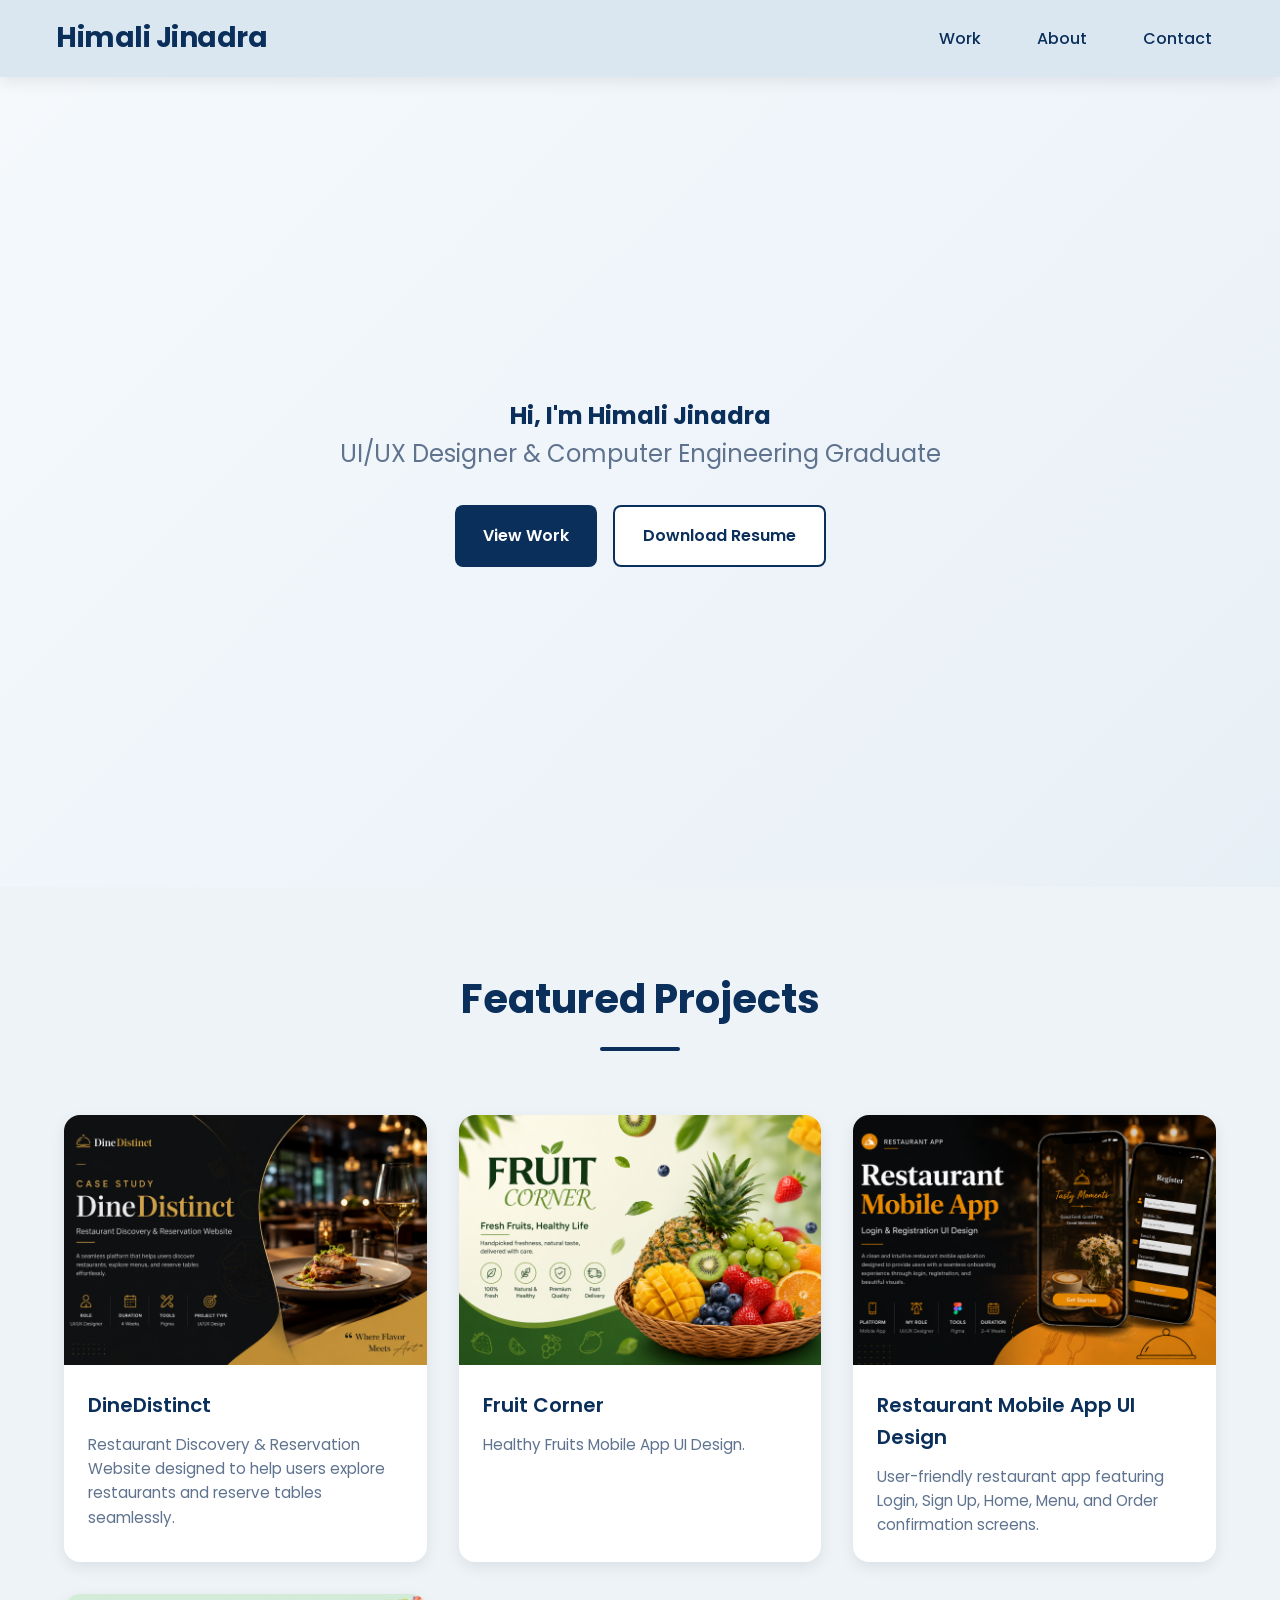
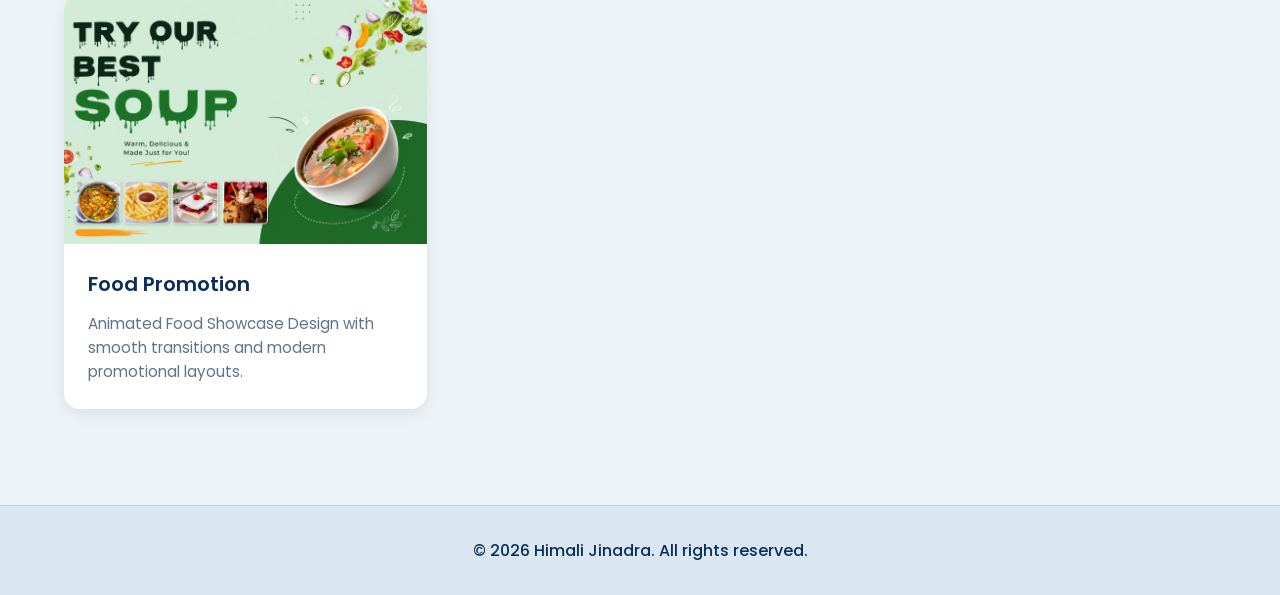
<file: index.html>
<!DOCTYPE html>
<html lang="en">
<head>
    <!-- Meta Tags for Responsive Design -->
    <meta charset="UTF-8">
    <meta name="viewport" content="width=device-width, initial-scale=1.0">
    <meta name="description" content="Himali Jinadra - UI/UX Designer Portfolio">
    <meta name="theme-color" content="#0b2f5b">
    
    <title>Himali Jinadra Portfolio</title>
    
    <!-- Google Fonts -->
    <link href="https://fonts.googleapis.com/css2?family=Poppins:wght@300;400;500;600;700&display=swap" rel="stylesheet">
    
    <!-- Main Stylesheet -->
    <link rel="stylesheet" href="style.css">
</head>
<body>
    <!-- Navigation Bar -->
    <nav class="navbar">
        <div class="nav-container">
            <!-- Logo -->
            <a href="index.html" class="logo">Himali Jinadra</a>
            
            <!-- Hamburger Menu Button -->
            <button class="hamburger" id="hamburger" aria-label="Toggle navigation menu">
                <span></span>
                <span></span>
                <span></span>
            </button>
            
            <!-- Navigation Links -->
            <div class="nav-menu" id="navMenu">
                <a href="index.html" class="nav-link">Work</a>
                <a href="about.html" class="nav-link">About</a>
                <a href="contact.html" class="nav-link">Contact</a>
            </div>
        </div>
    </nav>

    <!-- Hero Section -->
    <section class="hero">
        <div class="hero-content">
            <h1>Hi, I'm Himali Jinadra</h1>
            <p class="hero-subtitle">UI/UX Designer & Computer Engineering Graduate</p>
            
            <div class="hero-buttons">
                <a class="btn btn-primary" href="#projects">View Work</a>
                <a class="btn btn-secondary" href="pdf/himali-resume.pdf" download>
                    Download Resume
                </a>
            </div>
        </div>
    </section>

    <!-- Featured Projects Section -->
    <section class="container" id="projects">
        <h2 class="section-title">Featured Projects</h2>
        <div class="projects-grid">
            <!-- Project Card 1: DineDistinct -->
            <a href="dinedistinct.html" class="card" loading="lazy">
                <div class="card-image">
                    <img src="image/dinedistinct-cover.png" alt="DineDistinct">
                </div>
                <div class="card-content">
                    <h3>DineDistinct</h3>
                    <p>
                        Restaurant Discovery & Reservation Website designed to help users explore restaurants and reserve tables seamlessly.
                    </p>
                </div>
            </a>

            <!-- Project Card 2: Fruit Corner -->
            <a href="fruit.html" class="card" loading="lazy">
                <div class="card-image">
                    <img src="image/fruit-cover.png" alt="Fruit Corner">
                </div>
                <div class="card-content">
                    <h3>Fruit Corner</h3>
                    <p>Healthy Fruits Mobile App UI Design.</p>
                </div>
            </a>

            <!-- Project Card 3: Restaurant App -->
            <a href="Restaurant.html" class="card" loading="lazy">
                <div class="card-image">
                    <img src="image/app-cover.png" alt="Restaurant App">
                </div>
                <div class="card-content">
                    <h3>Restaurant Mobile App UI Design</h3>
                    <p>User-friendly restaurant app featuring Login, Sign Up, Home, Menu, and Order confirmation screens.</p>
                </div>
            </a>

            <!-- Project Card 4: Food Promotion -->
            <a href="food.html" class="card" loading="lazy">
                <div class="card-image">
                    <img src="image/foods-cover.png" alt="Food Promotion">
                </div>
                <div class="card-content">
                    <h3>Food Promotion</h3>
                    <p>Animated Food Showcase Design with smooth transitions and modern promotional layouts.</p>
                </div>
            </a>
        </div>
    </section>

    <!-- Footer -->
    <footer class="footer">
        <p>&copy; 2026 Himali Jinadra. All rights reserved.</p>
    </footer>

    <!-- Mobile Menu Toggle Script -->
    <script>
        const hamburger = document.getElementById('hamburger');
        const navMenu = document.getElementById('navMenu');

        // Toggle menu on hamburger click
        hamburger.addEventListener('click', () => {
            navMenu.classList.toggle('active');
            hamburger.classList.toggle('active');
        });

        // Close menu when a link is clicked
        document.querySelectorAll('.nav-link').forEach(link => {
            link.addEventListener('click', () => {
                navMenu.classList.remove('active');
                hamburger.classList.remove('active');
            });
        });

        // Close menu when clicking outside
        document.addEventListener('click', (e) => {
            if (!e.target.closest('.nav-container')) {
                navMenu.classList.remove('active');
                hamburger.classList.remove('active');
            }
        });
    </script>
</body>
</html>
</file>
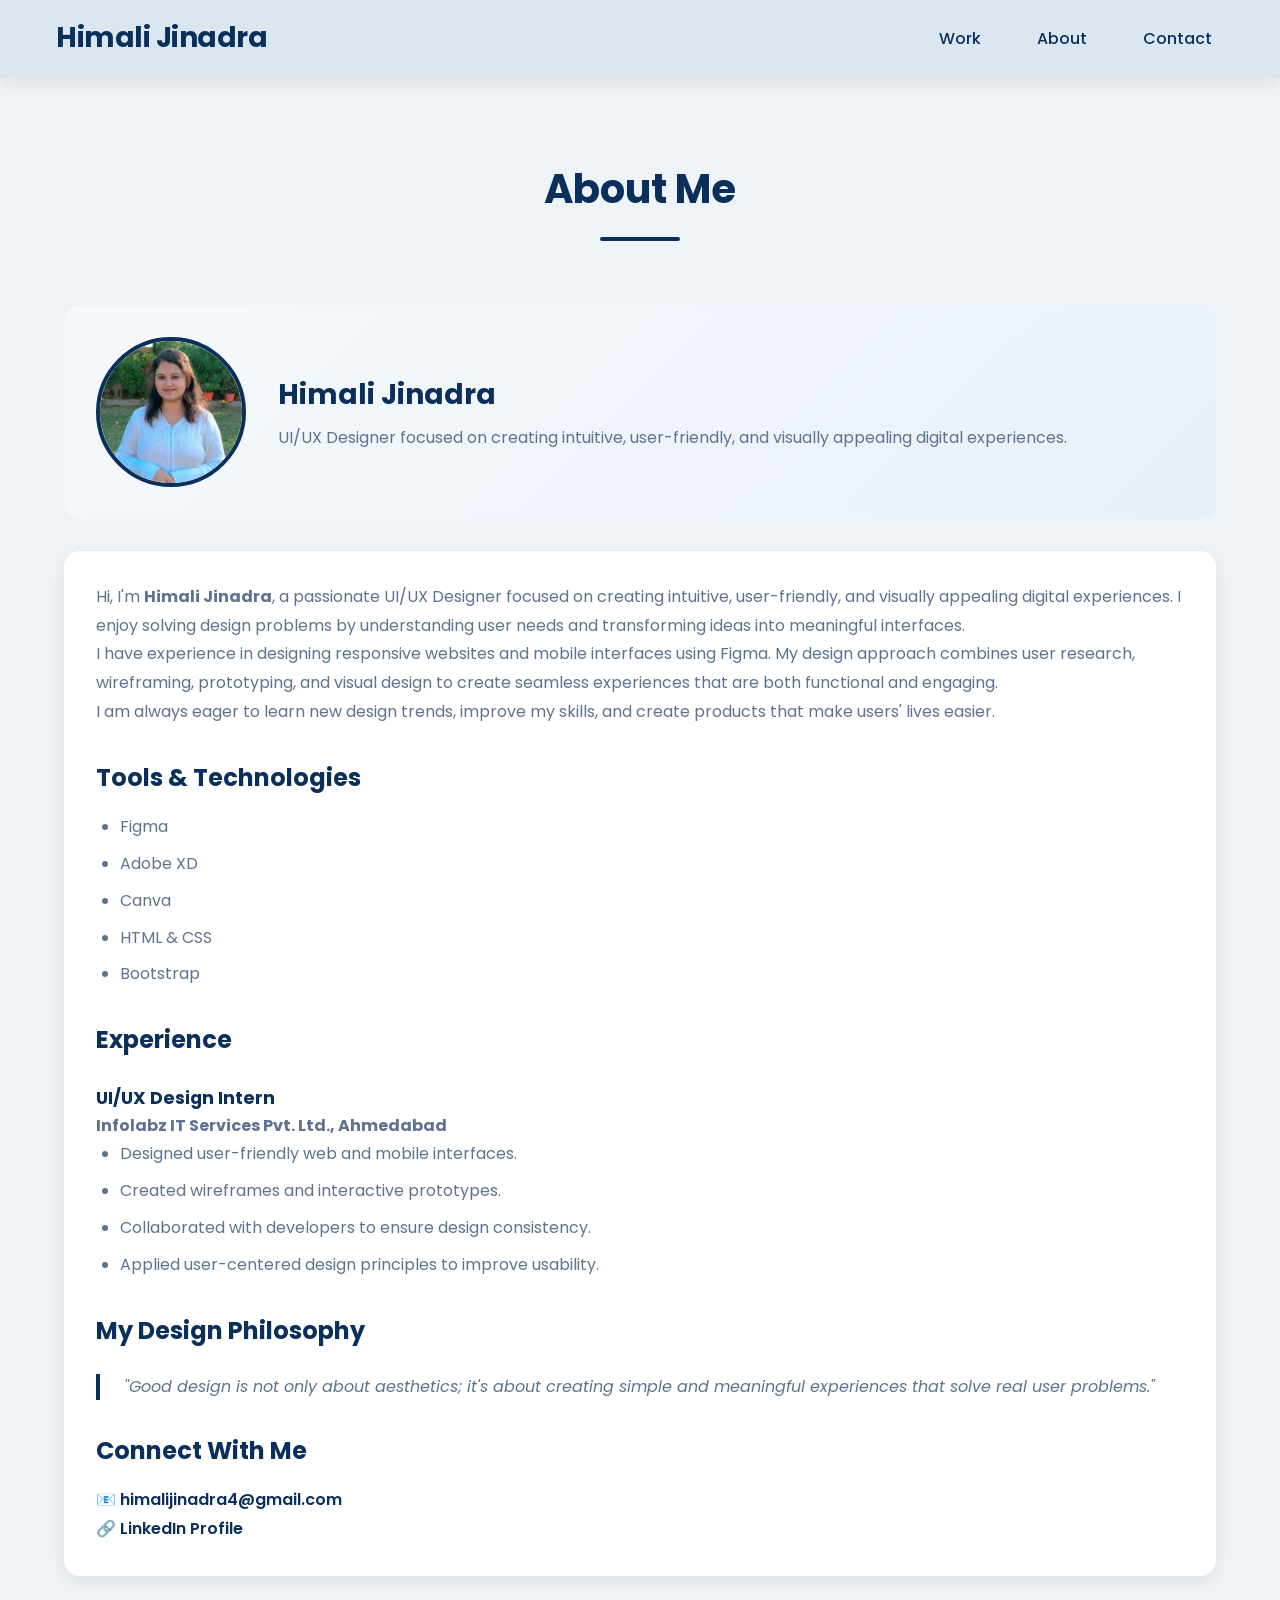
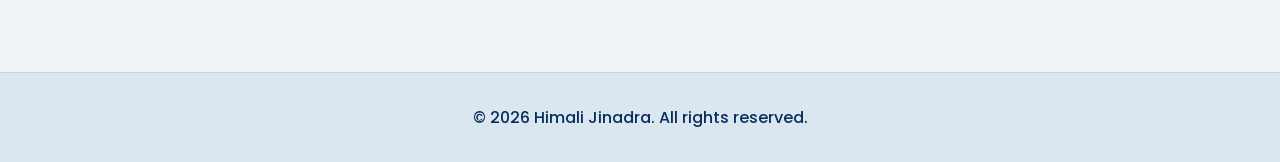
<file: about.html>
<!DOCTYPE html>
<html lang="en">
<head>
    <!-- Meta Tags for Responsive Design -->
    <meta charset="UTF-8">
    <meta name="viewport" content="width=device-width, initial-scale=1.0">
    <meta name="description" content="About Himali Jinadra - UI/UX Designer">
    
    <title>About - Himali Jinadra</title>
    
    <!-- Google Fonts -->
    <link href="https://fonts.googleapis.com/css2?family=Poppins:wght@300;400;500;600;700&display=swap" rel="stylesheet">
    
    <!-- Main Stylesheet -->
    <link rel="stylesheet" href="style.css">
</head>
<body>
    <!-- Navigation Bar -->
    <nav class="navbar">
        <div class="nav-container">
            <!-- Logo -->
            <a href="index.html" class="logo">Himali Jinadra</a>
            
            <!-- Hamburger Menu Button -->
            <button class="hamburger" id="hamburger" aria-label="Toggle navigation menu">
                <span></span>
                <span></span>
                <span></span>
            </button>
            
            <!-- Navigation Links -->
            <div class="nav-menu" id="navMenu">
                <a href="index.html" class="nav-link">Work</a>
                <a href="about.html" class="nav-link">About</a>
                <a href="contact.html" class="nav-link">Contact</a>
            </div>
        </div>
    </nav>

    <!-- About Section -->
    <section class="container">
        <h1 class="section-title">About Me</h1>
        
        <!-- Profile Section -->
        <div class="profile-section">
            <img src="image/me.jpeg" alt="Himali Jinadra" class="profile-photo">
            
            <div class="profile-content">
                <h2>Himali Jinadra</h2>
                <p>
                    UI/UX Designer focused on creating intuitive, user-friendly, and visually appealing digital experiences.
                </p>
            </div>
        </div>

        <!-- About Box -->
        <div class="about-box">
            <p>
                Hi, I'm <strong>Himali Jinadra</strong>, a passionate UI/UX Designer focused on creating intuitive, user-friendly, and visually appealing digital experiences. I enjoy solving design problems by understanding user needs and transforming ideas into meaningful interfaces.
            </p>

            <p>
                I have experience in designing responsive websites and mobile interfaces using Figma. My design approach combines user research, wireframing, prototyping, and visual design to create seamless experiences that are both functional and engaging.
            </p>

            <p>
                I am always eager to learn new design trends, improve my skills, and create products that make users' lives easier.
            </p>

            <!-- Tools & Technologies Section -->
            <h2>Tools & Technologies</h2>
            <ul>
                <li>Figma</li>
                <li>Adobe XD</li>
                <li>Canva</li>
                <li>HTML & CSS</li>
                <li>Bootstrap</li>
            </ul>

            <!-- Experience Section -->
            <h2>Experience</h2>
            <h3>UI/UX Design Intern</h3>
            <p><strong>Infolabz IT Services Pvt. Ltd., Ahmedabad</strong></p>
            <ul>
                <li>Designed user-friendly web and mobile interfaces.</li>
                <li>Created wireframes and interactive prototypes.</li>
                <li>Collaborated with developers to ensure design consistency.</li>
                <li>Applied user-centered design principles to improve usability.</li>
            </ul>

            <!-- Design Philosophy Section -->
            <h2>My Design Philosophy</h2>
            <blockquote>
                "Good design is not only about aesthetics; it's about creating simple and meaningful experiences that solve real user problems."
            </blockquote>

            <!-- Connect Section -->
            <h2>Connect With Me</h2>
            <p>
                📧 <a href="mailto:himalijinadra4@gmail.com">himalijinadra4@gmail.com</a>
            </p>
            <p>
                🔗 <a href="https://www.linkedin.com/in/himali-jinadra-22081a331/" target="_blank" rel="noopener noreferrer">
                    LinkedIn Profile
                </a>
            </p>
        </div>
    </section>

    <!-- Footer -->
    <footer class="footer">
        <p>&copy; 2026 Himali Jinadra. All rights reserved.</p>
    </footer>

    <!-- Mobile Menu Toggle Script -->
    <script>
        const hamburger = document.getElementById('hamburger');
        const navMenu = document.getElementById('navMenu');

        // Toggle menu on hamburger click
        hamburger.addEventListener('click', () => {
            navMenu.classList.toggle('active');
            hamburger.classList.toggle('active');
        });

        // Close menu when a link is clicked
        document.querySelectorAll('.nav-link').forEach(link => {
            link.addEventListener('click', () => {
                navMenu.classList.remove('active');
                hamburger.classList.remove('active');
            });
        });

        // Close menu when clicking outside
        document.addEventListener('click', (e) => {
            if (!e.target.closest('.nav-container')) {
                navMenu.classList.remove('active');
                hamburger.classList.remove('active');
            }
        });
    </script>
</body>
</html>
</html>
</file>
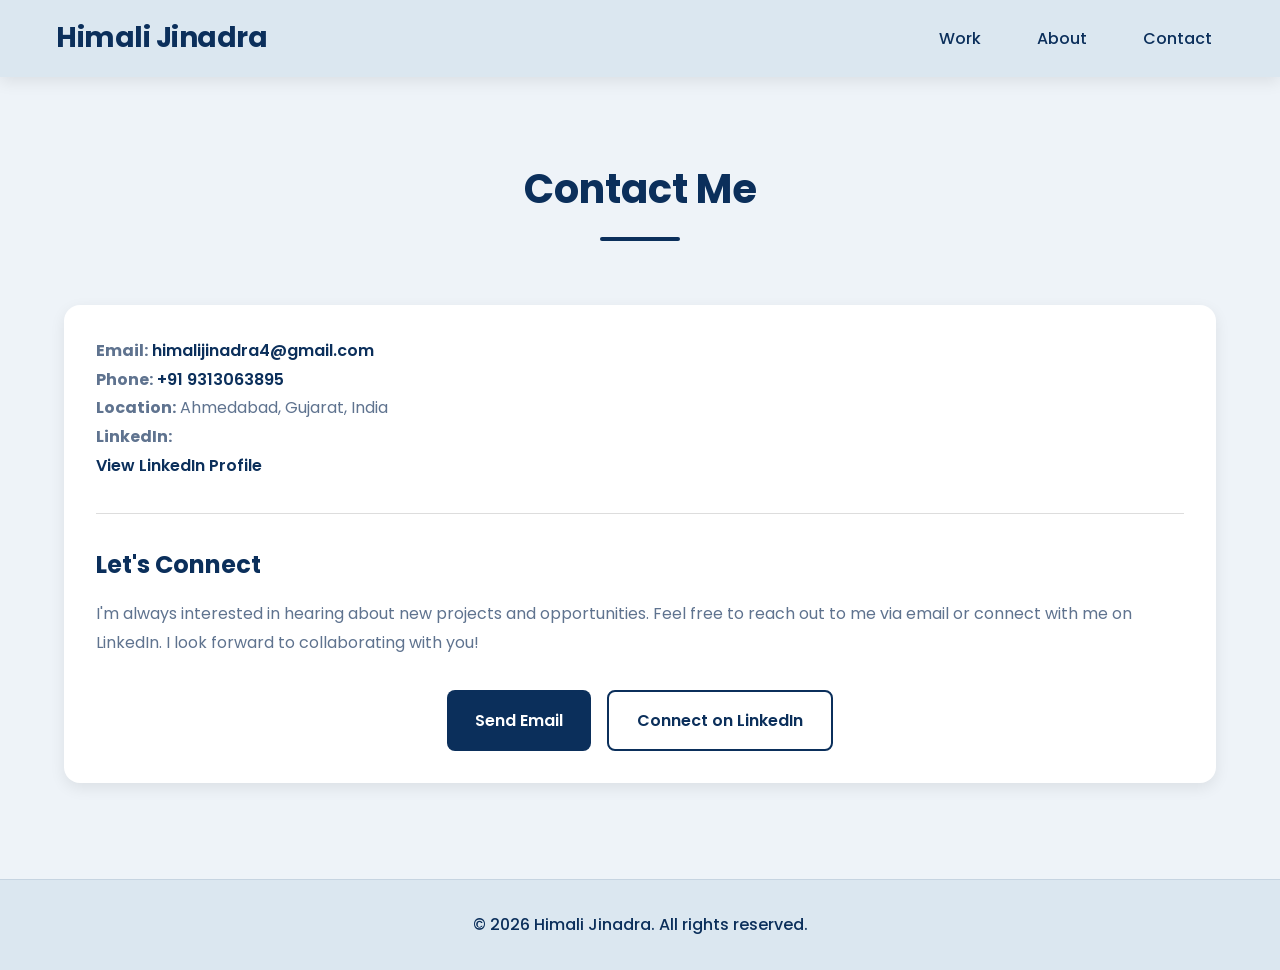
<file: contact.html>
<!DOCTYPE html>
<html lang="en">
<head>
    <!-- Meta Tags for Responsive Design -->
    <meta charset="UTF-8">
    <meta name="viewport" content="width=device-width, initial-scale=1.0">
    <meta name="description" content="Contact Himali Jinadra - UI/UX Designer">
    
    <title>Contact - Himali Jinadra</title>
    
    <!-- Google Fonts -->
    <link href="https://fonts.googleapis.com/css2?family=Poppins:wght@300;400;500;600;700&display=swap" rel="stylesheet">
    
    <!-- Main Stylesheet -->
    <link rel="stylesheet" href="style.css">
</head>
<body>
    <!-- Navigation Bar -->
    <nav class="navbar">
        <div class="nav-container">
            <!-- Logo -->
            <a href="index.html" class="logo">Himali Jinadra</a>
            
            <!-- Hamburger Menu Button -->
            <button class="hamburger" id="hamburger" aria-label="Toggle navigation menu">
                <span></span>
                <span></span>
                <span></span>
            </button>
            
            <!-- Navigation Links -->
            <div class="nav-menu" id="navMenu">
                <a href="index.html" class="nav-link">Work</a>
                <a href="about.html" class="nav-link">About</a>
                <a href="contact.html" class="nav-link">Contact</a>
            </div>
        </div>
    </nav>

    <!-- Contact Section -->
    <section class="container">
        <h1 class="section-title">Contact Me</h1>

        <!-- Contact Box -->
        <div class="contact-box">
            <p>
                <strong>Email:</strong> 
                <a href="mailto:himalijinadra4@gmail.com">himalijinadra4@gmail.com</a>
            </p>

            <p>
                <strong>Phone:</strong> 
                <a href="tel:+919313063895">+91 9313063895</a>
            </p>

            <p>
                <strong>Location:</strong> Ahmedabad, Gujarat, India
            </p>

            <p>
                <strong>LinkedIn:</strong><br>
                <a href="https://www.linkedin.com/in/himali-jinadra-22081a331/" target="_blank" rel="noopener noreferrer">
                    View LinkedIn Profile
                </a>
            </p>

            <hr style="margin: 2rem 0; border: none; border-top: 1px solid #ddd;">

            <h2>Let's Connect</h2>
            <p>
                I'm always interested in hearing about new projects and opportunities. Feel free to reach out to me via email or connect with me on LinkedIn. I look forward to collaborating with you!
            </p>

            <div class="hero-buttons" style="margin-top: 2rem;">
                <a href="mailto:himalijinadra4@gmail.com" class="btn btn-primary" id="email">Send Email</a>
                <a href="https://www.linkedin.com/in/himali-jinadra-22081a331/" target="_blank" rel="noopener noreferrer" class="btn btn-secondary">Connect on LinkedIn</a>
            </div>
        </div>
    </section>

    <!-- Footer -->
    <footer class="footer">
        <p>&copy; 2026 Himali Jinadra. All rights reserved.</p>
    </footer>

    <!-- Mobile Menu Toggle Script -->
    <script>
        const hamburger = document.getElementById('hamburger');
        const navMenu = document.getElementById('navMenu');

        // Toggle menu on hamburger click
        hamburger.addEventListener('click', () => {
            navMenu.classList.toggle('active');
            hamburger.classList.toggle('active');
        });

        // Close menu when a link is clicked
        document.querySelectorAll('.nav-link').forEach(link => {
            link.addEventListener('click', () => {
                navMenu.classList.remove('active');
                hamburger.classList.remove('active');
            });
        });

        // Close menu when clicking outside
        document.addEventListener('click', (e) => {
            if (!e.target.closest('.nav-container')) {
                navMenu.classList.remove('active');
                hamburger.classList.remove('active');
            }
        });
    </script>
</body>
</html>
</file>
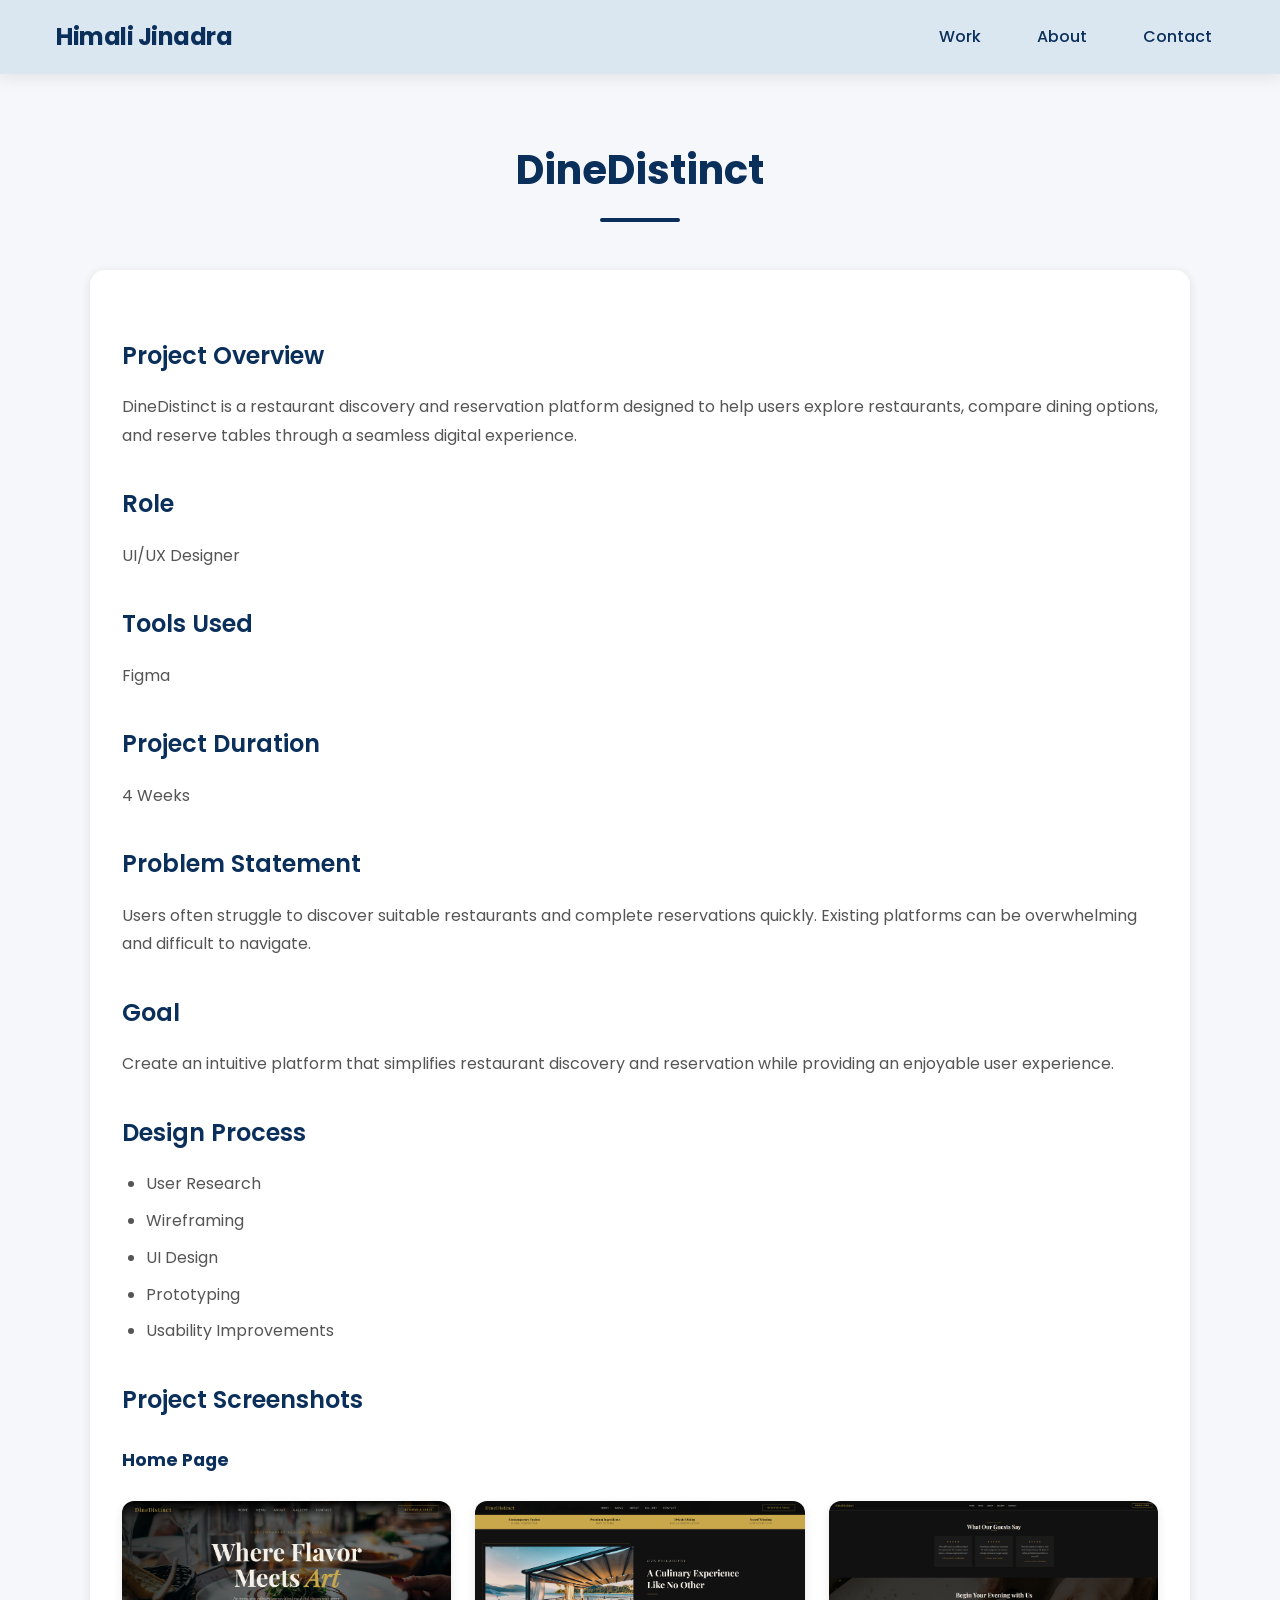
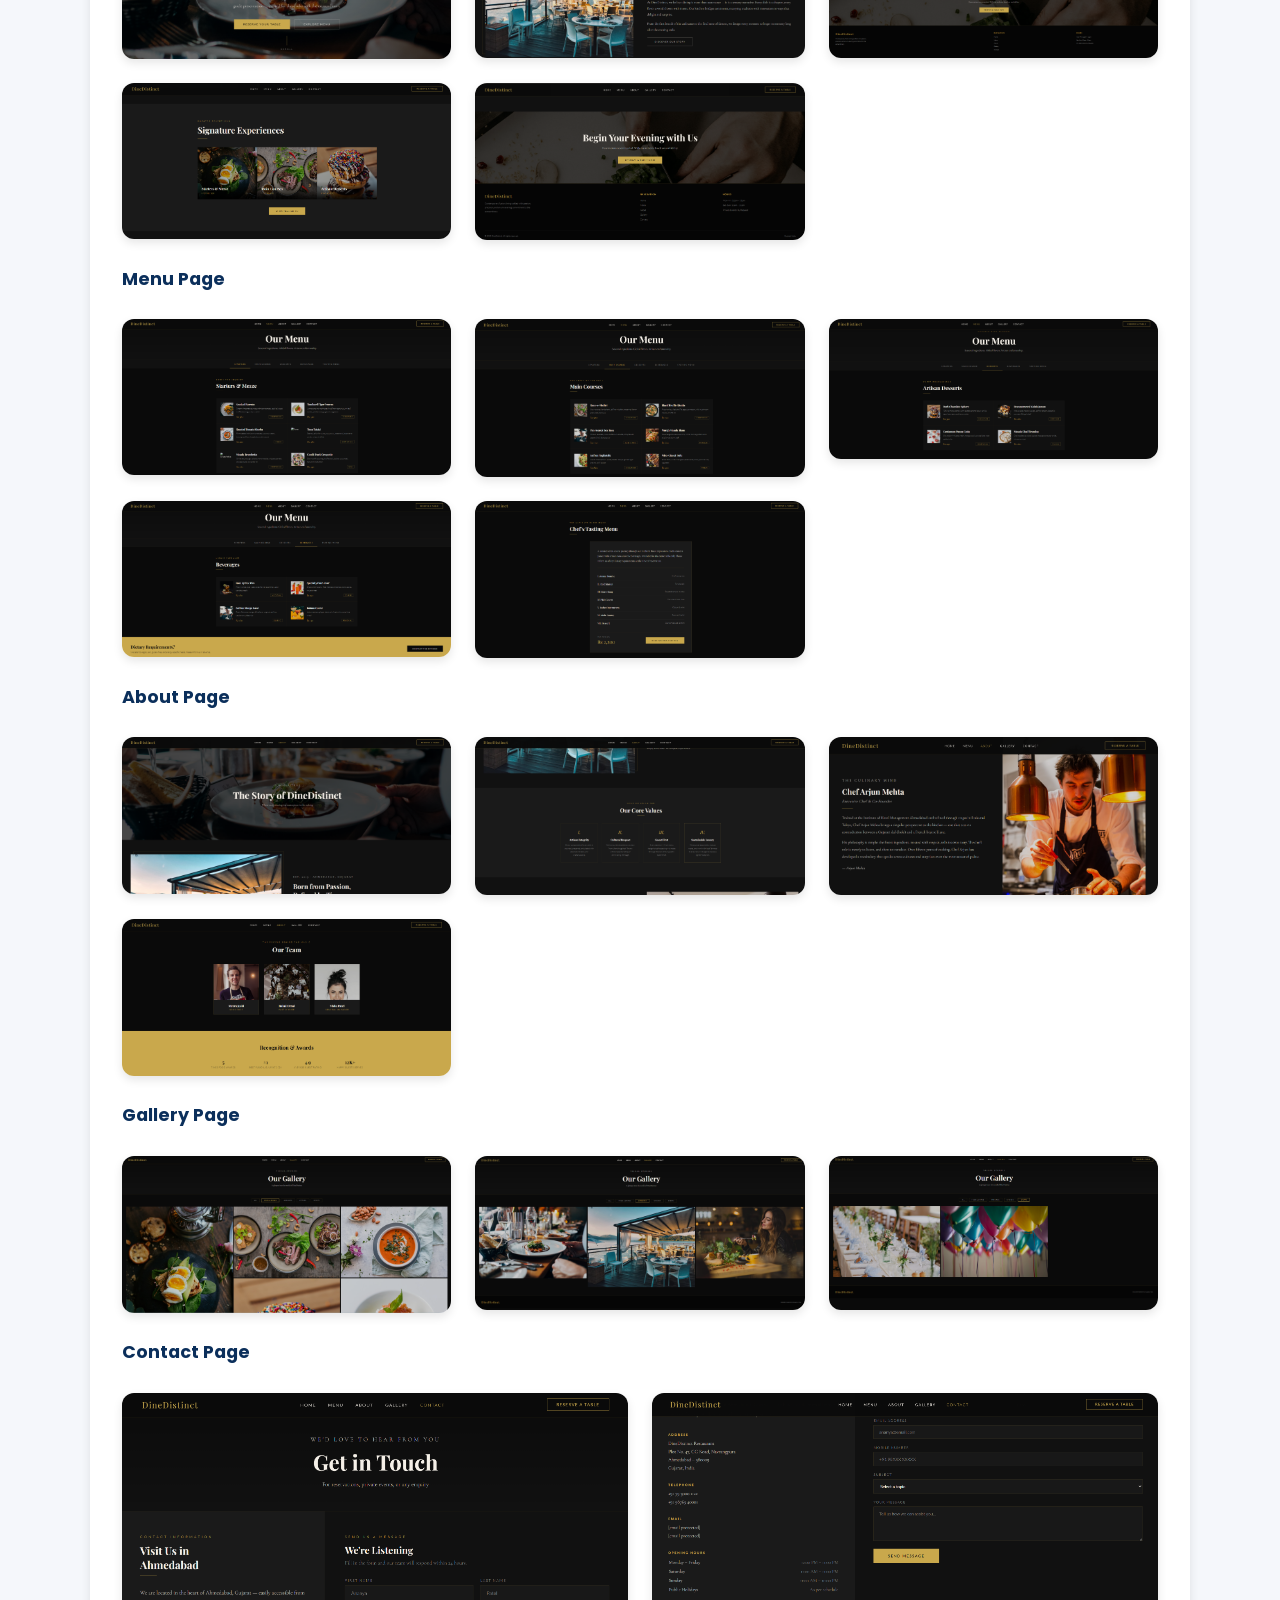
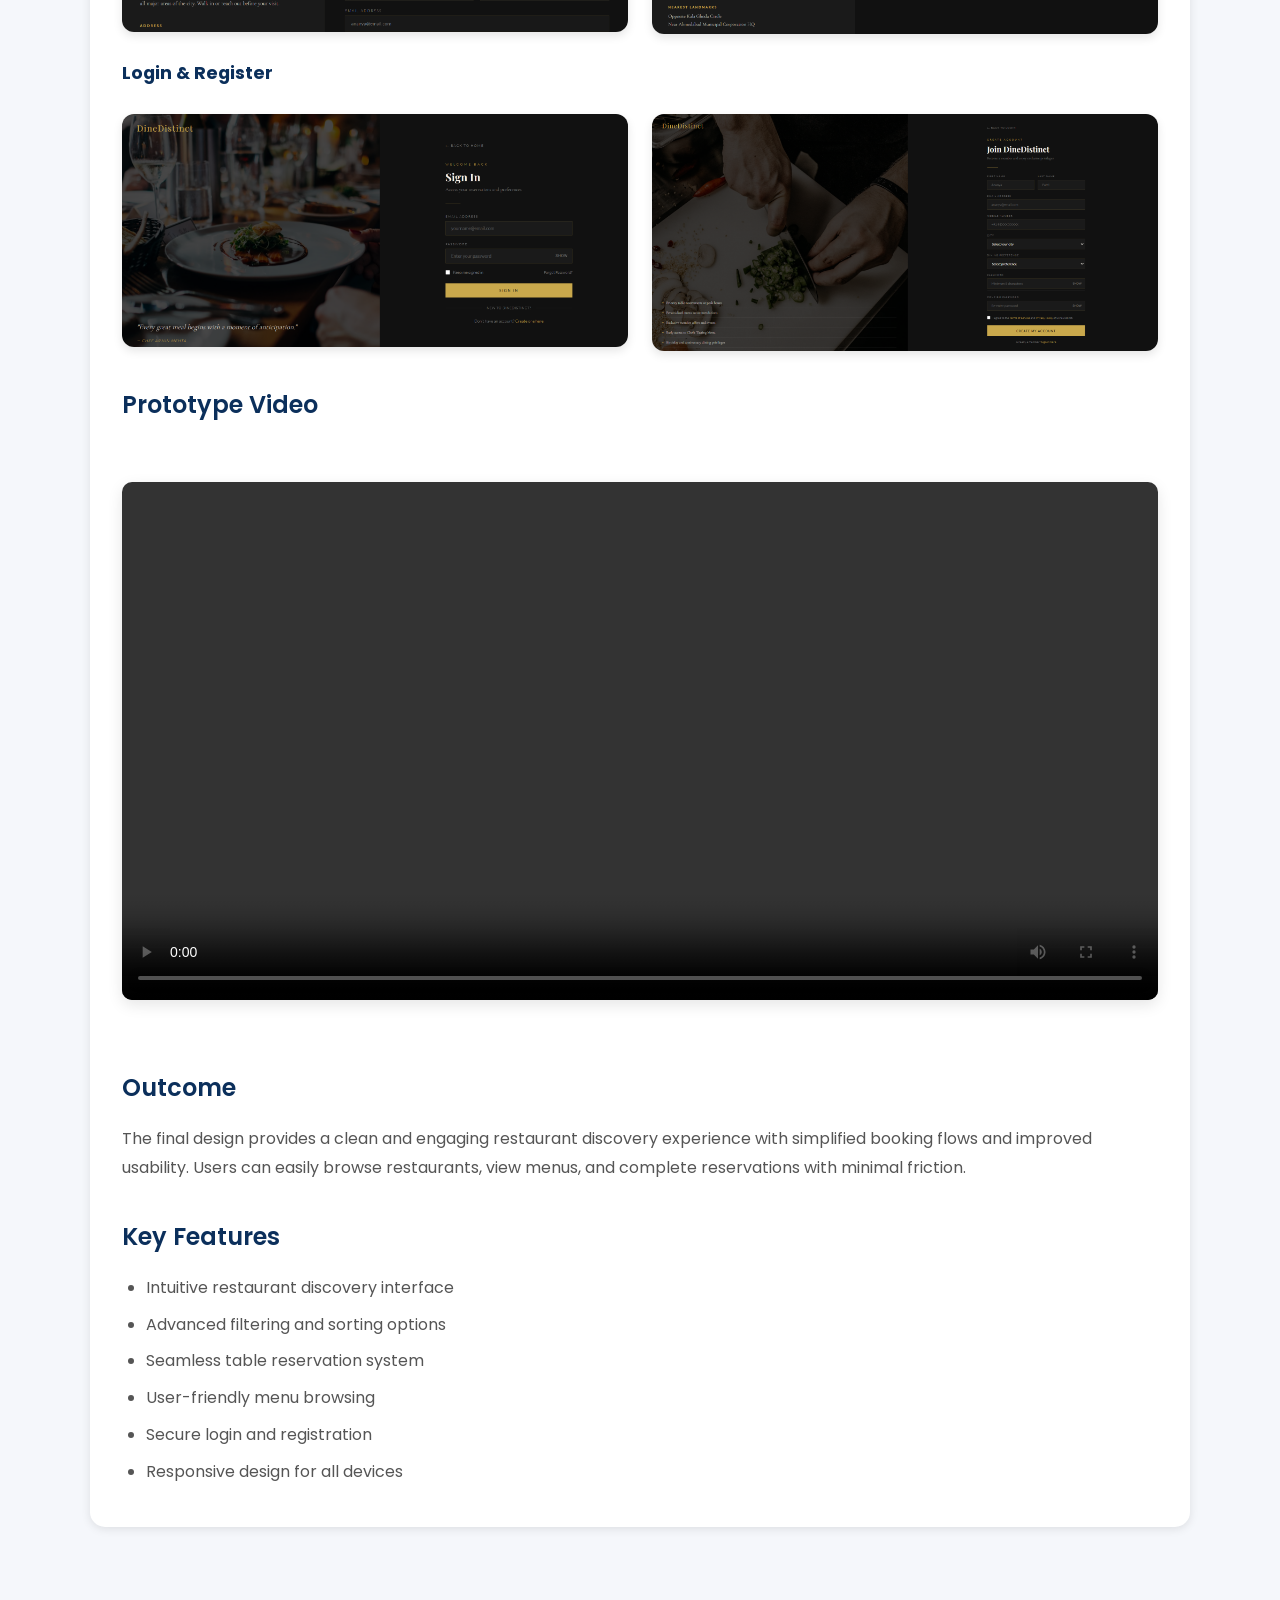
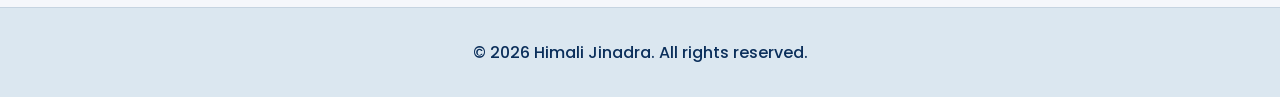
<file: dinedistinct.html>
<!DOCTYPE html>
<html lang="en">
<head>
    <!-- Meta Tags for Responsive Design -->
    <meta charset="UTF-8">
    <meta name="viewport" content="width=device-width, initial-scale=1.0">
    <meta name="description" content="DineDistinct Case Study - Restaurant Discovery & Reservation Platform">
    
    <title>DineDistinct - Himali Jinadra</title>
    
    <!-- Google Fonts -->
    <link href="https://fonts.googleapis.com/css2?family=Poppins:wght@300;400;500;600;700&display=swap" rel="stylesheet">
    
    <!-- Stylesheet -->
    <link rel="stylesheet" href="dinedistinct.css">
</head>
<body>
    <!-- Navigation Bar -->
    <nav class="navbar">
        <div class="nav-container">
            <!-- Logo -->
            <a href="index.html" class="logo">Himali Jinadra</a>
            
            <!-- Hamburger Menu Button -->
            <button class="hamburger" id="hamburger" aria-label="Toggle navigation menu">
                <span></span>
                <span></span>
                <span></span>
            </button>
            
            <!-- Navigation Links -->
            <div class="nav-menu" id="navMenu">
                <a href="index.html" class="nav-link">Work</a>
                <a href="about.html" class="nav-link">About</a>
                <a href="contact.html" class="nav-link">Contact</a>
            </div>
        </div>
    </nav>

    <div class="container">
        <!-- Page Title -->
        <h1 class="section-title">DineDistinct</h1>

        <!-- Project Overview Box -->
        <div class="about-box">
            <!-- Project Overview -->
            <h2>Project Overview</h2>
            <p>
                DineDistinct is a restaurant discovery and reservation platform designed to help users explore restaurants, compare dining options, and reserve tables through a seamless digital experience.
            </p>

            <!-- Role -->
            <h2>Role</h2>
            <p>UI/UX Designer</p>

            <!-- Tools Used -->
            <h2>Tools Used</h2>
            <p>Figma</p>

            <!-- Project Duration -->
            <h2>Project Duration</h2>
            <p>4 Weeks</p>

            <!-- Problem Statement -->
            <h2>Problem Statement</h2>
            <p>
                Users often struggle to discover suitable restaurants and complete reservations quickly. Existing platforms can be overwhelming and difficult to navigate.
            </p>

            <!-- Project Goal -->
            <h2>Goal</h2>
            <p>
                Create an intuitive platform that simplifies restaurant discovery and reservation while providing an enjoyable user experience.
            </p>

            <!-- Design Process -->
            <h2>Design Process</h2>
            <ul>
                <li>User Research</li>
                <li>Wireframing</li>
                <li>UI Design</li>
                <li>Prototyping</li>
                <li>Usability Improvements</li>
            </ul>

            <!-- Project Screenshots -->
            <h2>Project Screenshots</h2>

            <!-- Home Page Gallery -->
            <h3>Home Page</h3>
            <div class="project-gallery">
                <img src="image/home0.png" alt="DineDistinct Home Screen 1" loading="lazy">
                <img src="image/home1.png" alt="DineDistinct Home Screen 2" loading="lazy">
                <img src="image/home2.png" alt="DineDistinct Home Screen 3" loading="lazy">
                <img src="image/home3.png" alt="DineDistinct Home Screen 4" loading="lazy">
                <img src="image/home4.png" alt="DineDistinct Home Screen 5" loading="lazy">
            </div>

            <!-- Menu Page Gallery -->
            <h3>Menu Page</h3>
            <div class="project-gallery">
                <img src="image/menu.png" alt="DineDistinct Menu Screen 1" loading="lazy">
                <img src="image/menu1.png" alt="DineDistinct Menu Screen 2" loading="lazy">
                <img src="image/menu2.png" alt="DineDistinct Menu Screen 3" loading="lazy">
                <img src="image/menu3.png" alt="DineDistinct Menu Screen 4" loading="lazy">
                <img src="image/menu4.png" alt="DineDistinct Menu Screen 5" loading="lazy">
            </div>

            <!-- About Page Gallery -->
            <h3>About Page</h3>
            <div class="project-gallery">
                <img src="image/about.png" alt="DineDistinct About Screen 1" loading="lazy">
                <img src="image/about1.png" alt="DineDistinct About Screen 2" loading="lazy">
                <img src="image/about2.png" alt="DineDistinct About Screen 3" loading="lazy">
                <img src="image/about3.png" alt="DineDistinct About Screen 4" loading="lazy">
            </div>

            <!-- Gallery Page -->
            <h3>Gallery Page</h3>
            <div class="project-gallery">
                <img src="image/gallery.png" alt="DineDistinct Gallery Screen 1" loading="lazy">
                <img src="image/gallery1.png" alt="DineDistinct Gallery Screen 2" loading="lazy">
                <img src="image/gallery2.png" alt="DineDistinct Gallery Screen 3" loading="lazy">
            </div>

            <!-- Contact Page Gallery -->
            <h3>Contact Page</h3>
            <div class="project-gallery">
                <img src="image/contact.png" alt="DineDistinct Contact Screen 1" loading="lazy">
                <img src="image/contact1.png" alt="DineDistinct Contact Screen 2" loading="lazy">
            </div>

            <!-- Login/Register Gallery -->
            <h3>Login & Register</h3>
            <div class="project-gallery">
                <img src="image/login.png" alt="DineDistinct Login Screen" loading="lazy">
                <img src="image/register.png" alt="DineDistinct Register Screen" loading="lazy">
            </div>

            <!-- Prototype Video -->
            <h2>Prototype Video</h2>
            <div class="video-box">
                <video controls>
                    <source src="video/dinedistinct.mp4" type="video/mp4">
                    Your browser does not support the video tag.
                </video>
            </div>

            <!-- Outcome -->
            <h2>Outcome</h2>
            <p>
                The final design provides a clean and engaging restaurant discovery experience with simplified booking flows and improved usability. Users can easily browse restaurants, view menus, and complete reservations with minimal friction.
            </p>

            <!-- Key Features -->
            <h2>Key Features</h2>
            <ul>
                <li>Intuitive restaurant discovery interface</li>
                <li>Advanced filtering and sorting options</li>
                <li>Seamless table reservation system</li>
                <li>User-friendly menu browsing</li>
                <li>Secure login and registration</li>
                <li>Responsive design for all devices</li>
            </ul>
        </div>
    </div>

    <!-- Footer -->
    <footer class="footer">
        <p>&copy; 2026 Himali Jinadra. All rights reserved.</p>
    </footer>

    <!-- Mobile Menu Toggle Script -->
    <script>
        const hamburger = document.getElementById('hamburger');
        const navMenu = document.getElementById('navMenu');

        // Toggle menu on hamburger click
        hamburger.addEventListener('click', () => {
            navMenu.classList.toggle('active');
            hamburger.classList.toggle('active');
        });

        // Close menu when a link is clicked
        document.querySelectorAll('.nav-link').forEach(link => {
            link.addEventListener('click', () => {
                navMenu.classList.remove('active');
                hamburger.classList.remove('active');
            });
        });

        // Close menu when clicking outside
        document.addEventListener('click', (e) => {
            if (!e.target.closest('.nav-container')) {
                navMenu.classList.remove('active');
                hamburger.classList.remove('active');
            }
        });
    </script>
</body>
</html>
</file>
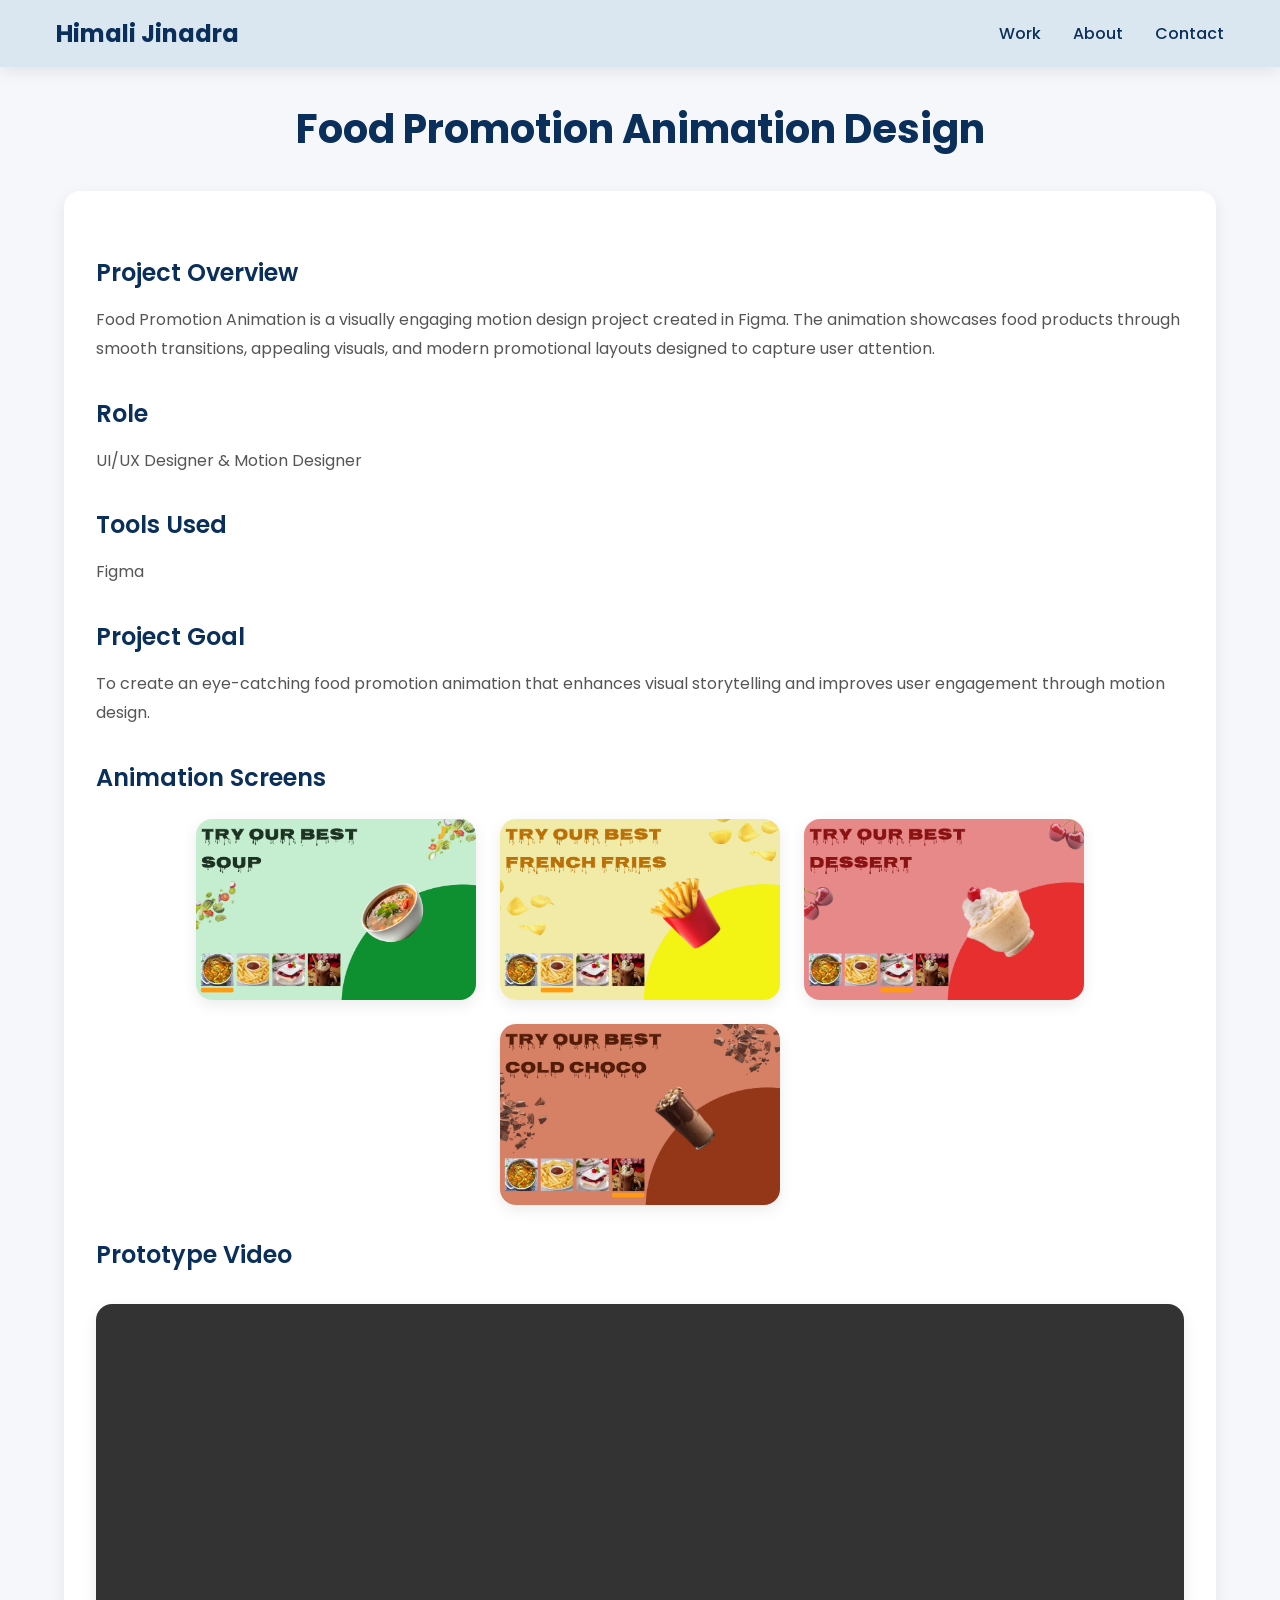
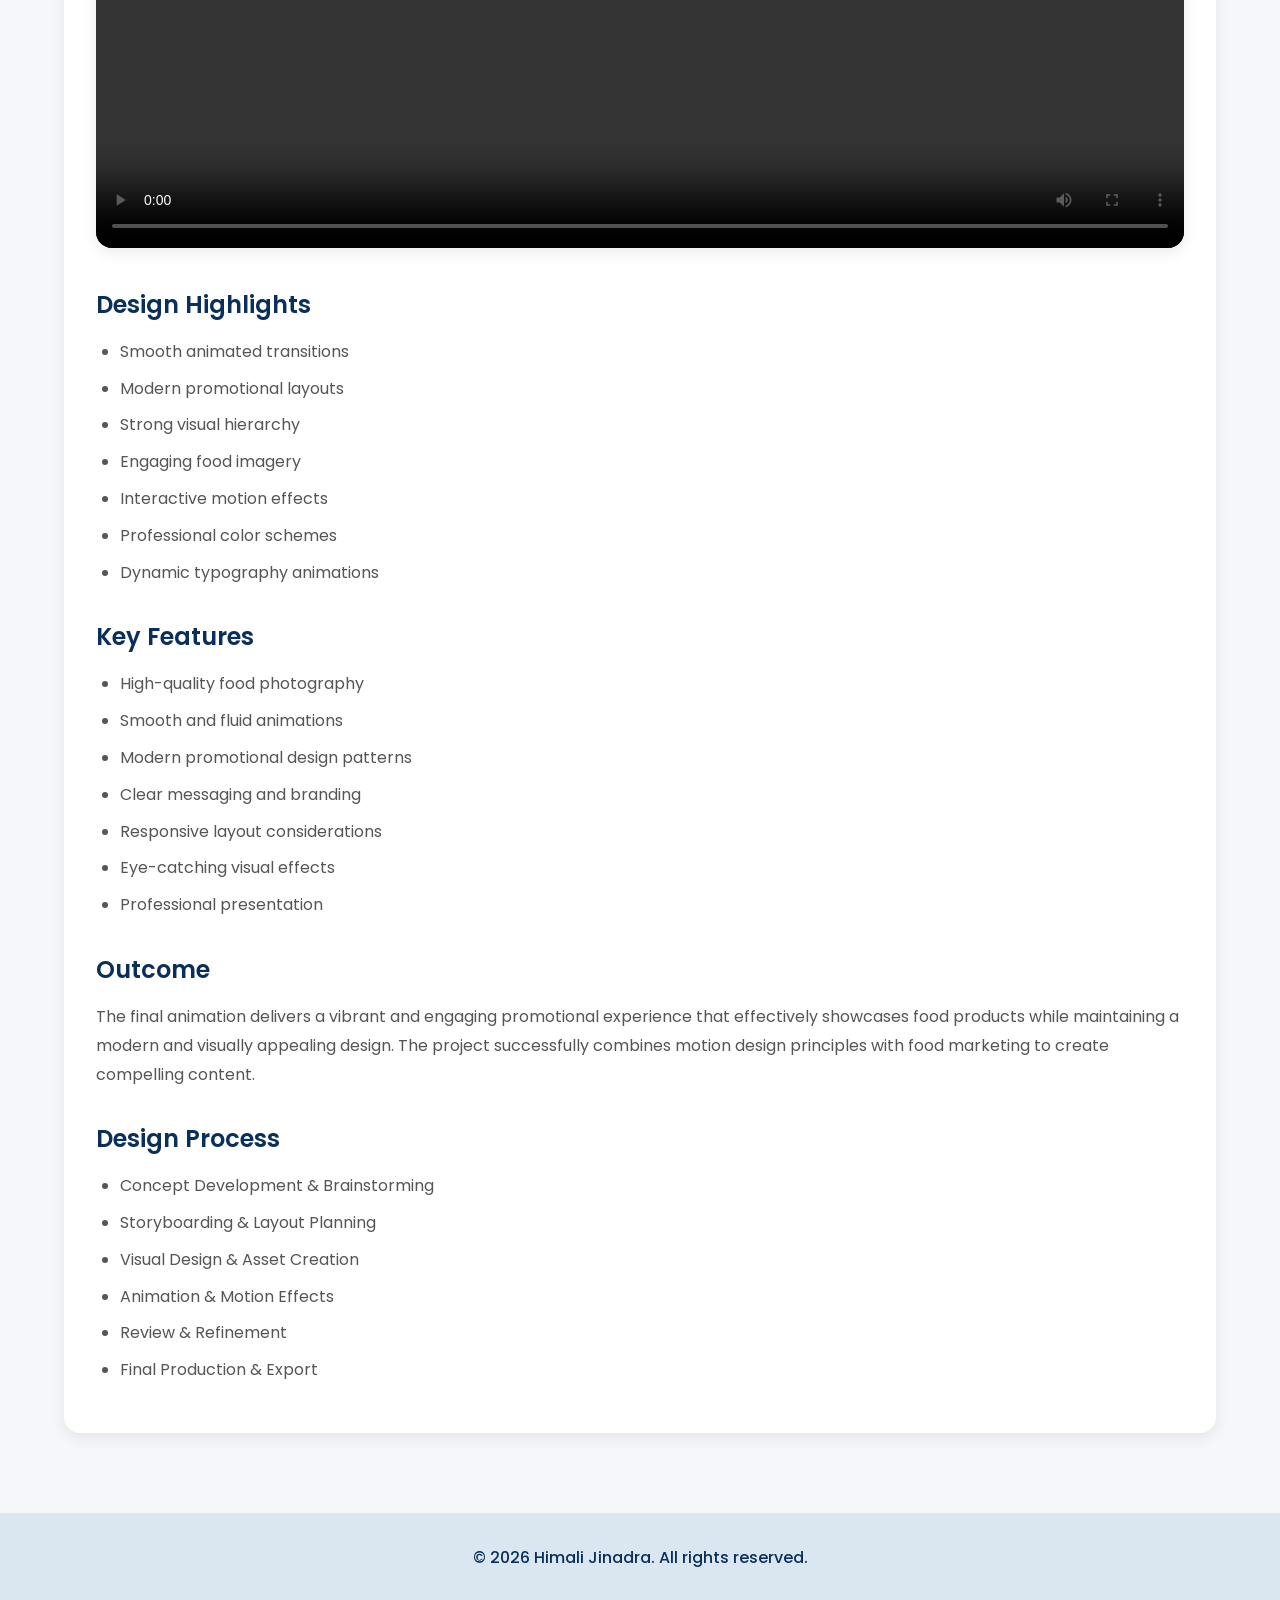
<file: food.html>
<!DOCTYPE html>
<html lang="en">
<head>
    <!-- Meta Tags for Responsive Design -->
    <meta charset="UTF-8">
    <meta name="viewport" content="width=device-width, initial-scale=1.0">
    <meta name="description" content="Food Promotion Animation Design - Himali Jinadra">
    
    <title>Food Promotion - Himali Jinadra</title>
    
    <!-- Google Fonts -->
    <link href="https://fonts.googleapis.com/css2?family=Poppins:wght@300;400;500;600;700&display=swap" rel="stylesheet">
    
    <!-- Stylesheet -->
    <link rel="stylesheet" href="food.css">
</head>

<body>
    <!-- Navigation Bar -->
    <nav class="navbar">
        <div class="nav-container">
            <!-- Logo -->
            <a href="index.html" class="logo">Himali Jinadra</a>
            
            <!-- Hamburger Menu Button -->
            <button class="hamburger" id="hamburger" aria-label="Toggle navigation menu">
                <span></span>
                <span></span>
                <span></span>
            </button>
            
            <!-- Navigation Links -->
            <div class="nav-menu" id="navMenu">
                <a href="index.html" class="nav-link">Work</a>
                <a href="about.html" class="nav-link">About</a>
                <a href="contact.html" class="nav-link">Contact</a>
            </div>
        </div>
    </nav>

    <div class="container">
        <!-- Page Title -->
        <h1 class="section-title">Food Promotion Animation Design</h1>

        <!-- Project Box -->
        <div class="project-box">
            <!-- Project Overview -->
            <h2>Project Overview</h2>
            <p>
                Food Promotion Animation is a visually engaging motion design project created in Figma. The animation showcases food products through smooth transitions, appealing visuals, and modern promotional layouts designed to capture user attention.
            </p>

            <!-- Role -->
            <h2>Role</h2>
            <p>UI/UX Designer & Motion Designer</p>

            <!-- Tools Used -->
            <h2>Tools Used</h2>
            <p>Figma</p>

            <!-- Project Goal -->
            <h2>Project Goal</h2>
            <p>
                To create an eye-catching food promotion animation that enhances visual storytelling and improves user engagement through motion design.
            </p>

            <!-- Animation Screens -->
            <h2>Animation Screens</h2>
            <div class="gallery">
                <img src="image/soup.jpg" alt="Food Promotion - Soup Animation" loading="lazy">
                <img src="image/french-fries.jpg" alt="Food Promotion - French Fries Animation" loading="lazy">
                <img src="image/dessert.jpg" alt="Food Promotion - Dessert Animation" loading="lazy">
                <img src="image/cold-coco.jpg" alt="Food Promotion - Cold Coco Animation" loading="lazy">
            </div>

            <!-- Prototype Video -->
            <h2>Prototype Video</h2>
            <div class="video-box">
                <video controls>
                    <source src="video/food.mp4" type="video/mp4">
                    Your browser does not support the video tag.
                </video>
            </div>

            <!-- Design Highlights -->
            <h2>Design Highlights</h2>
            <ul>
                <li>Smooth animated transitions</li>
                <li>Modern promotional layouts</li>
                <li>Strong visual hierarchy</li>
                <li>Engaging food imagery</li>
                <li>Interactive motion effects</li>
                <li>Professional color schemes</li>
                <li>Dynamic typography animations</li>
            </ul>

            <!-- Key Features -->
            <h2>Key Features</h2>
            <ul>
                <li>High-quality food photography</li>
                <li>Smooth and fluid animations</li>
                <li>Modern promotional design patterns</li>
                <li>Clear messaging and branding</li>
                <li>Responsive layout considerations</li>
                <li>Eye-catching visual effects</li>
                <li>Professional presentation</li>
            </ul>

            <!-- Outcome -->
            <h2>Outcome</h2>
            <p>
                The final animation delivers a vibrant and engaging promotional experience that effectively showcases food products while maintaining a modern and visually appealing design. The project successfully combines motion design principles with food marketing to create compelling content.
            </p>

            <!-- Design Process -->
            <h2>Design Process</h2>
            <ul>
                <li>Concept Development & Brainstorming</li>
                <li>Storyboarding & Layout Planning</li>
                <li>Visual Design & Asset Creation</li>
                <li>Animation & Motion Effects</li>
                <li>Review & Refinement</li>
                <li>Final Production & Export</li>
            </ul>
        </div>
    </div>

    <!-- Footer -->
    <footer class="footer">
        <p>&copy; 2026 Himali Jinadra. All rights reserved.</p>
    </footer>

    <!-- Mobile Menu Toggle Script -->
    <script>
        const hamburger = document.getElementById('hamburger');
        const navMenu = document.getElementById('navMenu');

        // Toggle menu on hamburger click
        hamburger.addEventListener('click', () => {
            navMenu.classList.toggle('active');
            hamburger.classList.toggle('active');
        });

        // Close menu when a link is clicked
        document.querySelectorAll('.nav-link').forEach(link => {
            link.addEventListener('click', () => {
                navMenu.classList.remove('active');
                hamburger.classList.remove('active');
            });
        });

        // Close menu when clicking outside
        document.addEventListener('click', (e) => {
            if (!e.target.closest('.nav-container')) {
                navMenu.classList.remove('active');
                hamburger.classList.remove('active');
            }
        });
    </script>
</body>
</html>
</file>
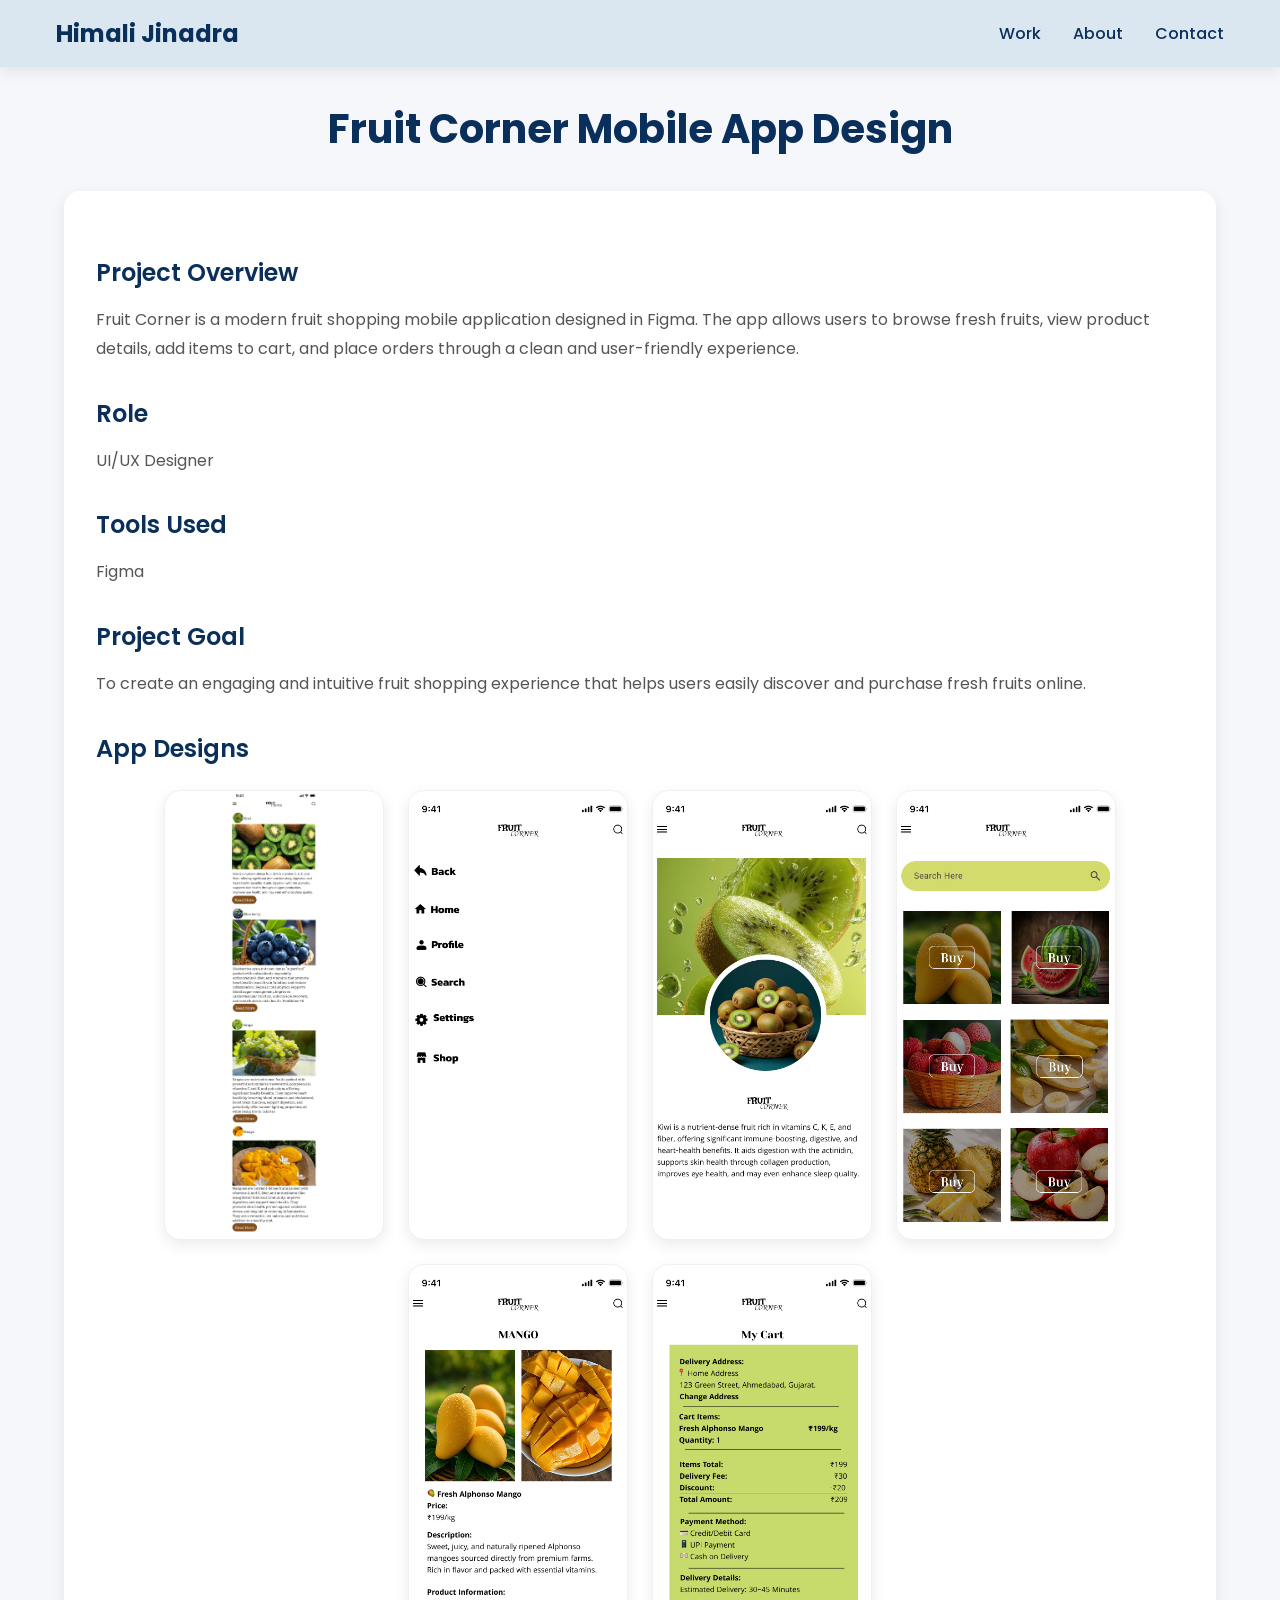
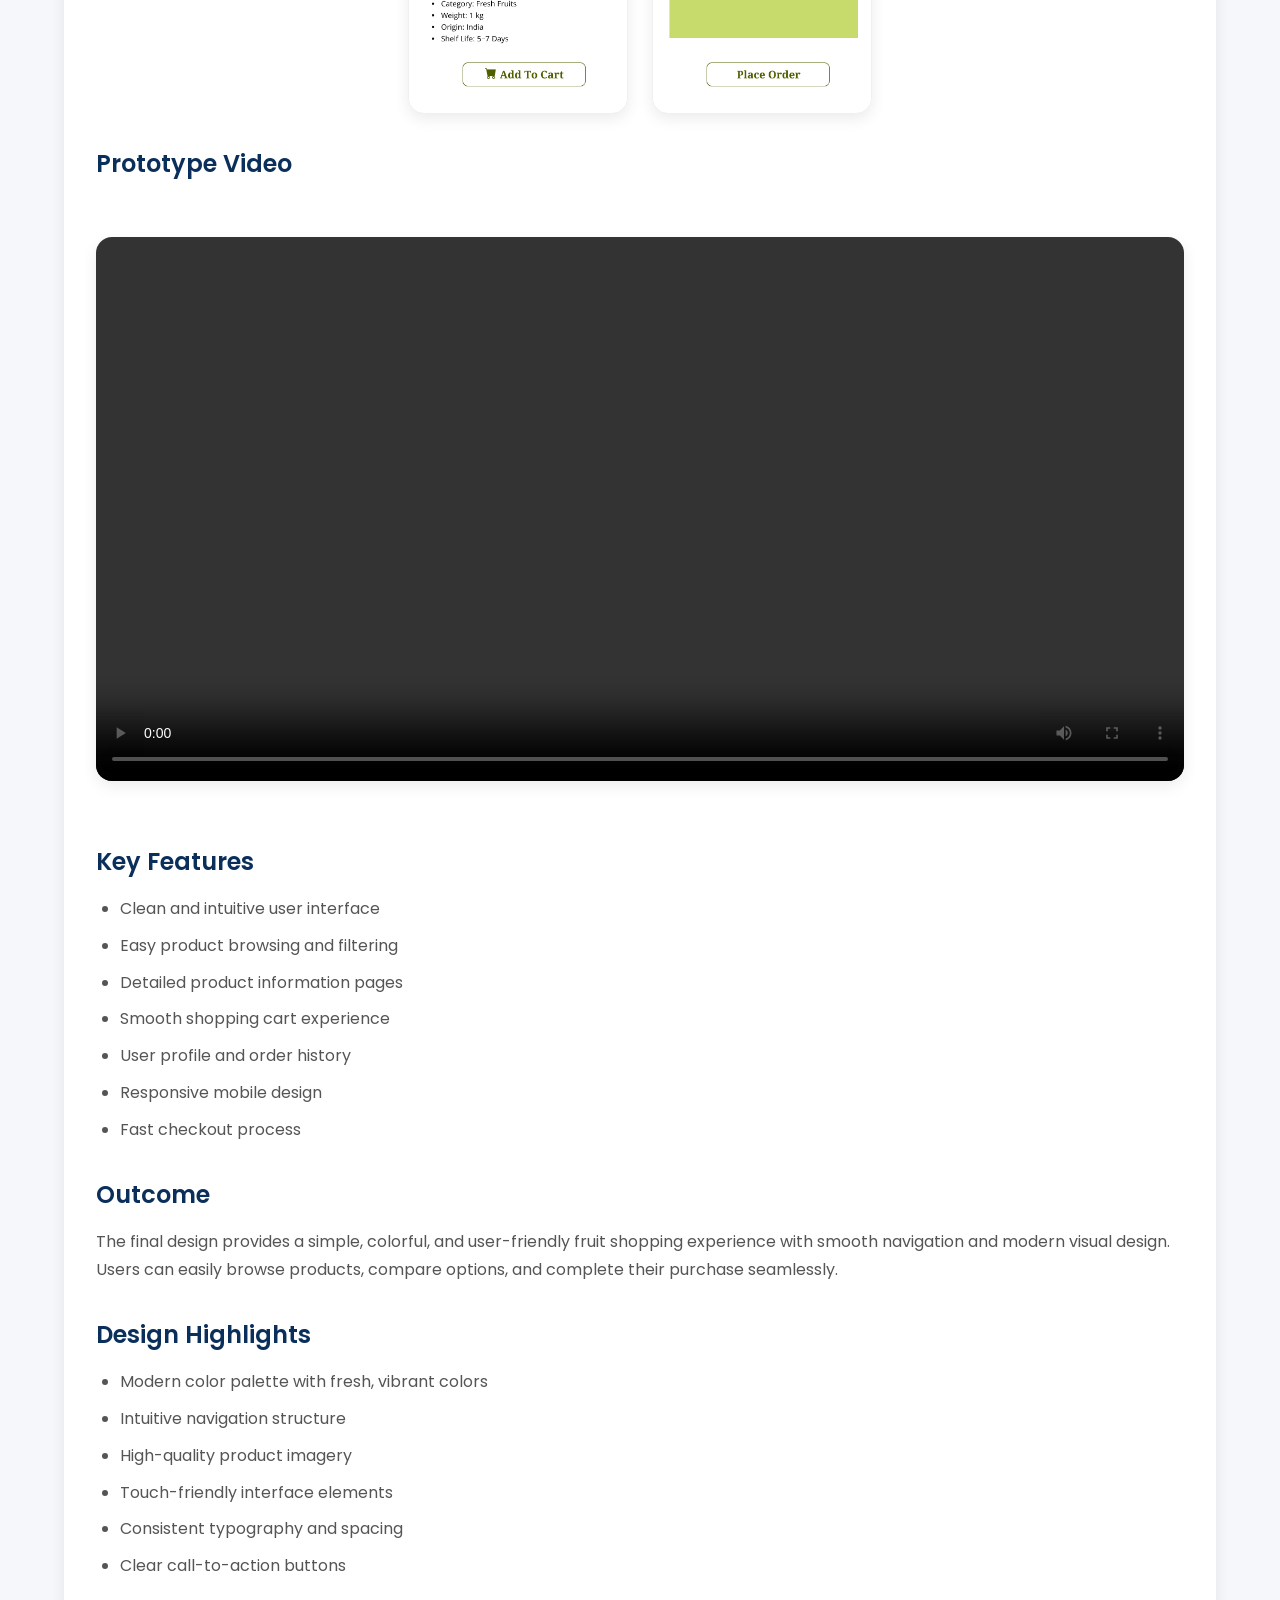
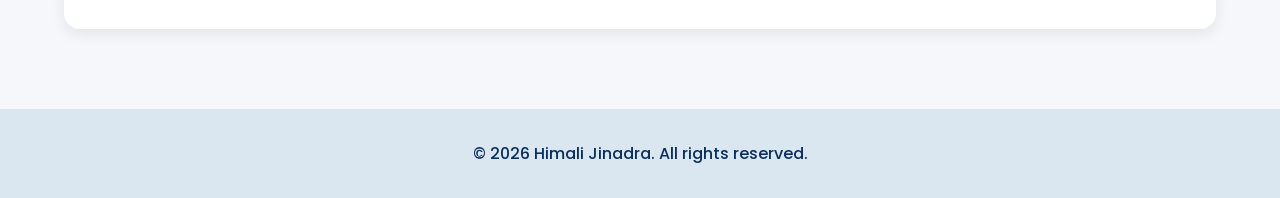
<file: fruit.html>
<!DOCTYPE html>
<html lang="en">
<head>
    <!-- Meta Tags for Responsive Design -->
    <meta charset="UTF-8">
    <meta name="viewport" content="width=device-width, initial-scale=1.0">
    <meta name="description" content="Fruit Corner Mobile App Design - Himali Jinadra">
    
    <title>Fruit Corner - Himali Jinadra</title>
    
    <!-- Google Fonts -->
    <link href="https://fonts.googleapis.com/css2?family=Poppins:wght@300;400;500;600;700&display=swap" rel="stylesheet">
    
    <!-- Stylesheet -->
    <link rel="stylesheet" href="fruit.css">
</head>

<body>
    <!-- Navigation Bar -->
    <nav class="navbar">
        <div class="nav-container">
            <!-- Logo -->
            <a href="index.html" class="logo">Himali Jinadra</a>
            
            <!-- Hamburger Menu Button -->
            <button class="hamburger" id="hamburger" aria-label="Toggle navigation menu">
                <span></span>
                <span></span>
                <span></span>
            </button>
            
            <!-- Navigation Links -->
            <div class="nav-menu" id="navMenu">
                <a href="index.html" class="nav-link">Work</a>
                <a href="about.html" class="nav-link">About</a>
                <a href="contact.html" class="nav-link">Contact</a>
            </div>
        </div>
    </nav>

    <div class="container">
        <!-- Page Title -->
        <h1 class="section-title">Fruit Corner Mobile App Design</h1>

        <!-- Project Box -->
        <div class="project-box">
            <!-- Project Overview -->
            <h2>Project Overview</h2>
            <p>
                Fruit Corner is a modern fruit shopping mobile application designed in Figma. The app allows users to browse fresh fruits, view product details, add items to cart, and place orders through a clean and user-friendly experience.
            </p>

            <!-- Role -->
            <h2>Role</h2>
            <p>UI/UX Designer</p>

            <!-- Tools Used -->
            <h2>Tools Used</h2>
            <p>Figma</p>

            <!-- Project Goal -->
            <h2>Project Goal</h2>
            <p>
                To create an engaging and intuitive fruit shopping experience that helps users easily discover and purchase fresh fruits online.
            </p>

            <!-- Designs Section -->
            <h2>App Designs</h2>
            <div class="gallery">
                <img src="image/home.jpg" alt="Fruit Corner Home Screen" loading="lazy">
                <img src="image/Menu.jpg" alt="Fruit Corner Menu Screen" loading="lazy">
                <img src="image/profile.jpg" alt="Fruit Corner Profile Screen" loading="lazy">
                <img src="image/search.jpg" alt="Fruit Corner Search Screen" loading="lazy">
                <img src="image/shop.jpg" alt="Fruit Corner Shop Screen" loading="lazy">
                <img src="image/cart.jpg" alt="Fruit Corner Cart Screen" loading="lazy">
            </div>

            <!-- Prototype Video -->
            <h2>Prototype Video</h2>
            <div class="video-box">
                <video controls>
                    <source src="video/fruit.mp4" type="video/mp4">
                    Your browser does not support the video tag.
                </video>
            </div>

            <!-- Key Features -->
            <h2>Key Features</h2>
            <ul>
                <li>Clean and intuitive user interface</li>
                <li>Easy product browsing and filtering</li>
                <li>Detailed product information pages</li>
                <li>Smooth shopping cart experience</li>
                <li>User profile and order history</li>
                <li>Responsive mobile design</li>
                <li>Fast checkout process</li>
            </ul>

            <!-- Outcome -->
            <h2>Outcome</h2>
            <p>
                The final design provides a simple, colorful, and user-friendly fruit shopping experience with smooth navigation and modern visual design. Users can easily browse products, compare options, and complete their purchase seamlessly.
            </p>

            <!-- Design Highlights -->
            <h2>Design Highlights</h2>
            <ul>
                <li>Modern color palette with fresh, vibrant colors</li>
                <li>Intuitive navigation structure</li>
                <li>High-quality product imagery</li>
                <li>Touch-friendly interface elements</li>
                <li>Consistent typography and spacing</li>
                <li>Clear call-to-action buttons</li>
            </ul>
        </div>
    </div>

    <!-- Footer -->
    <footer class="footer">
        <p>&copy; 2026 Himali Jinadra. All rights reserved.</p>
    </footer>

    <!-- Mobile Menu Toggle Script -->
    <script>
        const hamburger = document.getElementById('hamburger');
        const navMenu = document.getElementById('navMenu');

        // Toggle menu on hamburger click
        hamburger.addEventListener('click', () => {
            navMenu.classList.toggle('active');
            hamburger.classList.toggle('active');
        });

        // Close menu when a link is clicked
        document.querySelectorAll('.nav-link').forEach(link => {
            link.addEventListener('click', () => {
                navMenu.classList.remove('active');
                hamburger.classList.remove('active');
            });
        });

        // Close menu when clicking outside
        document.addEventListener('click', (e) => {
            if (!e.target.closest('.nav-container')) {
                navMenu.classList.remove('active');
                hamburger.classList.remove('active');
            }
        });
    </script>
</body>
</html>
</file>
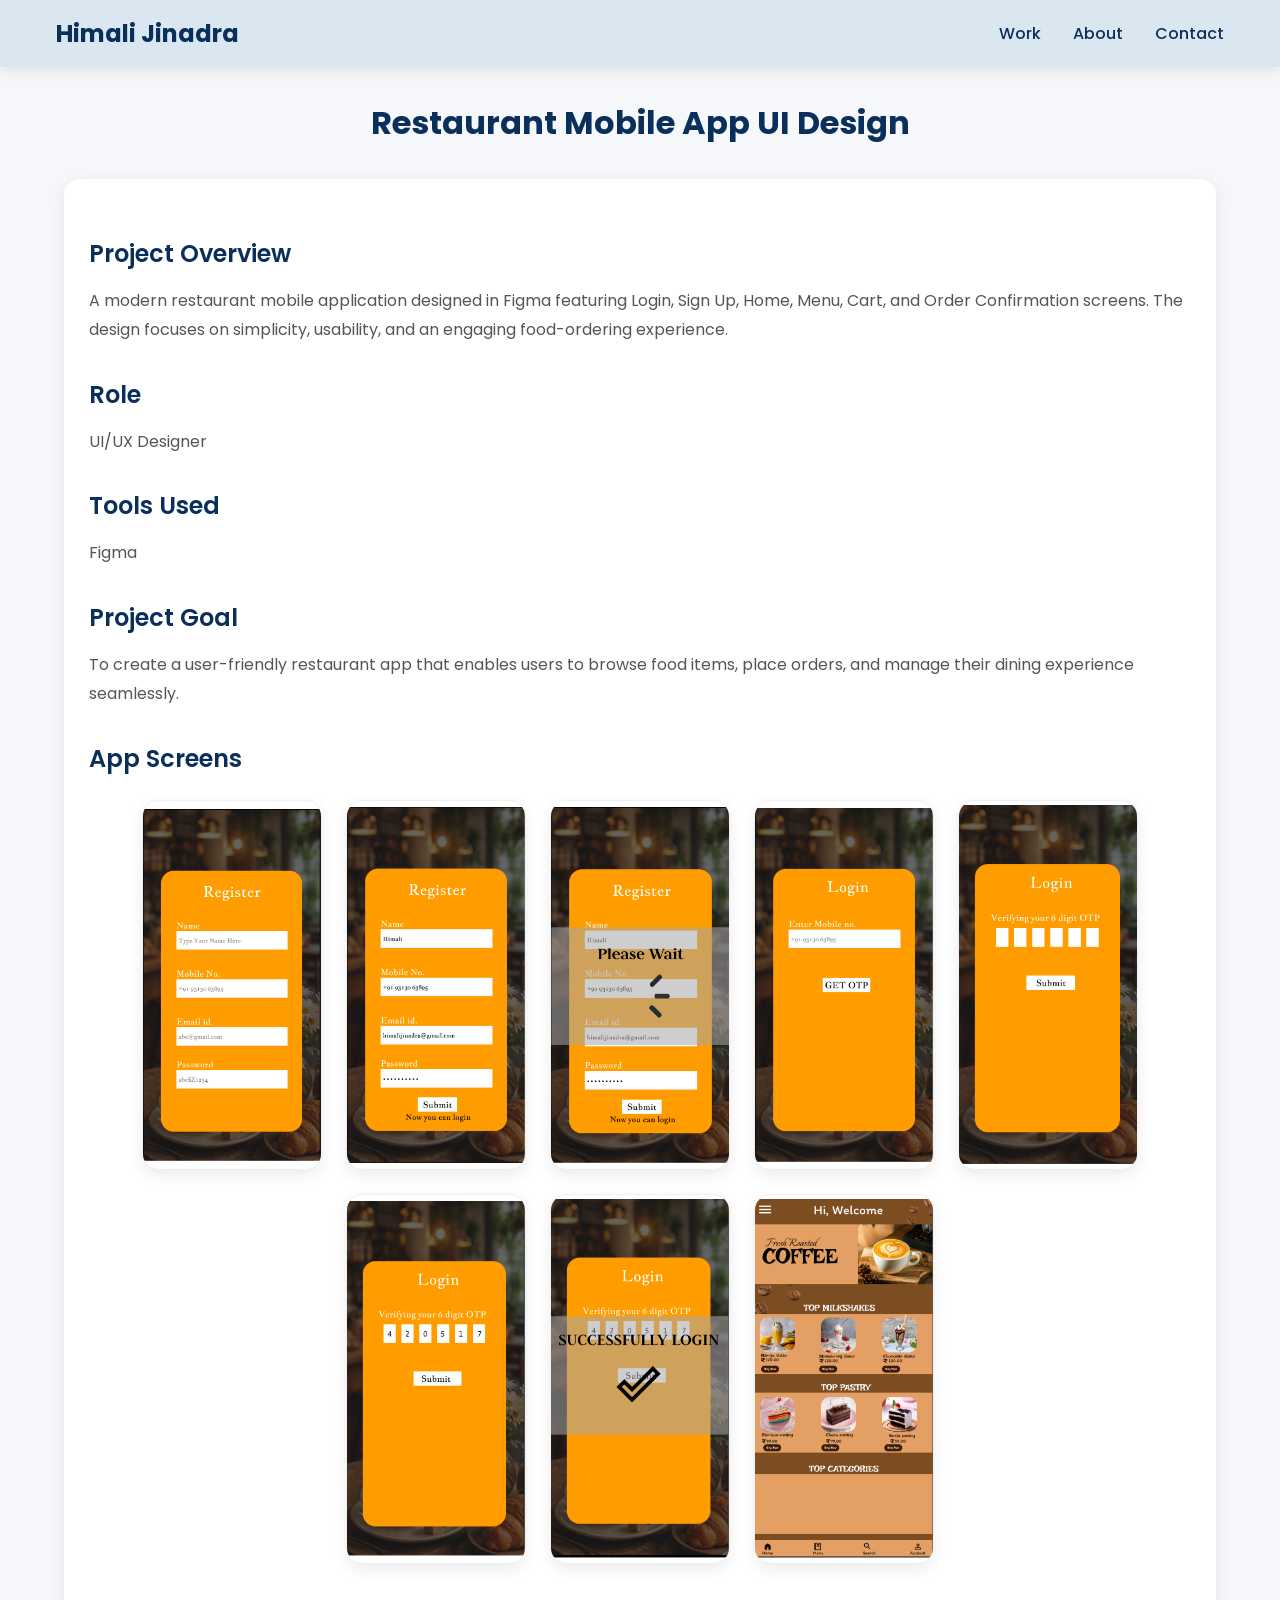
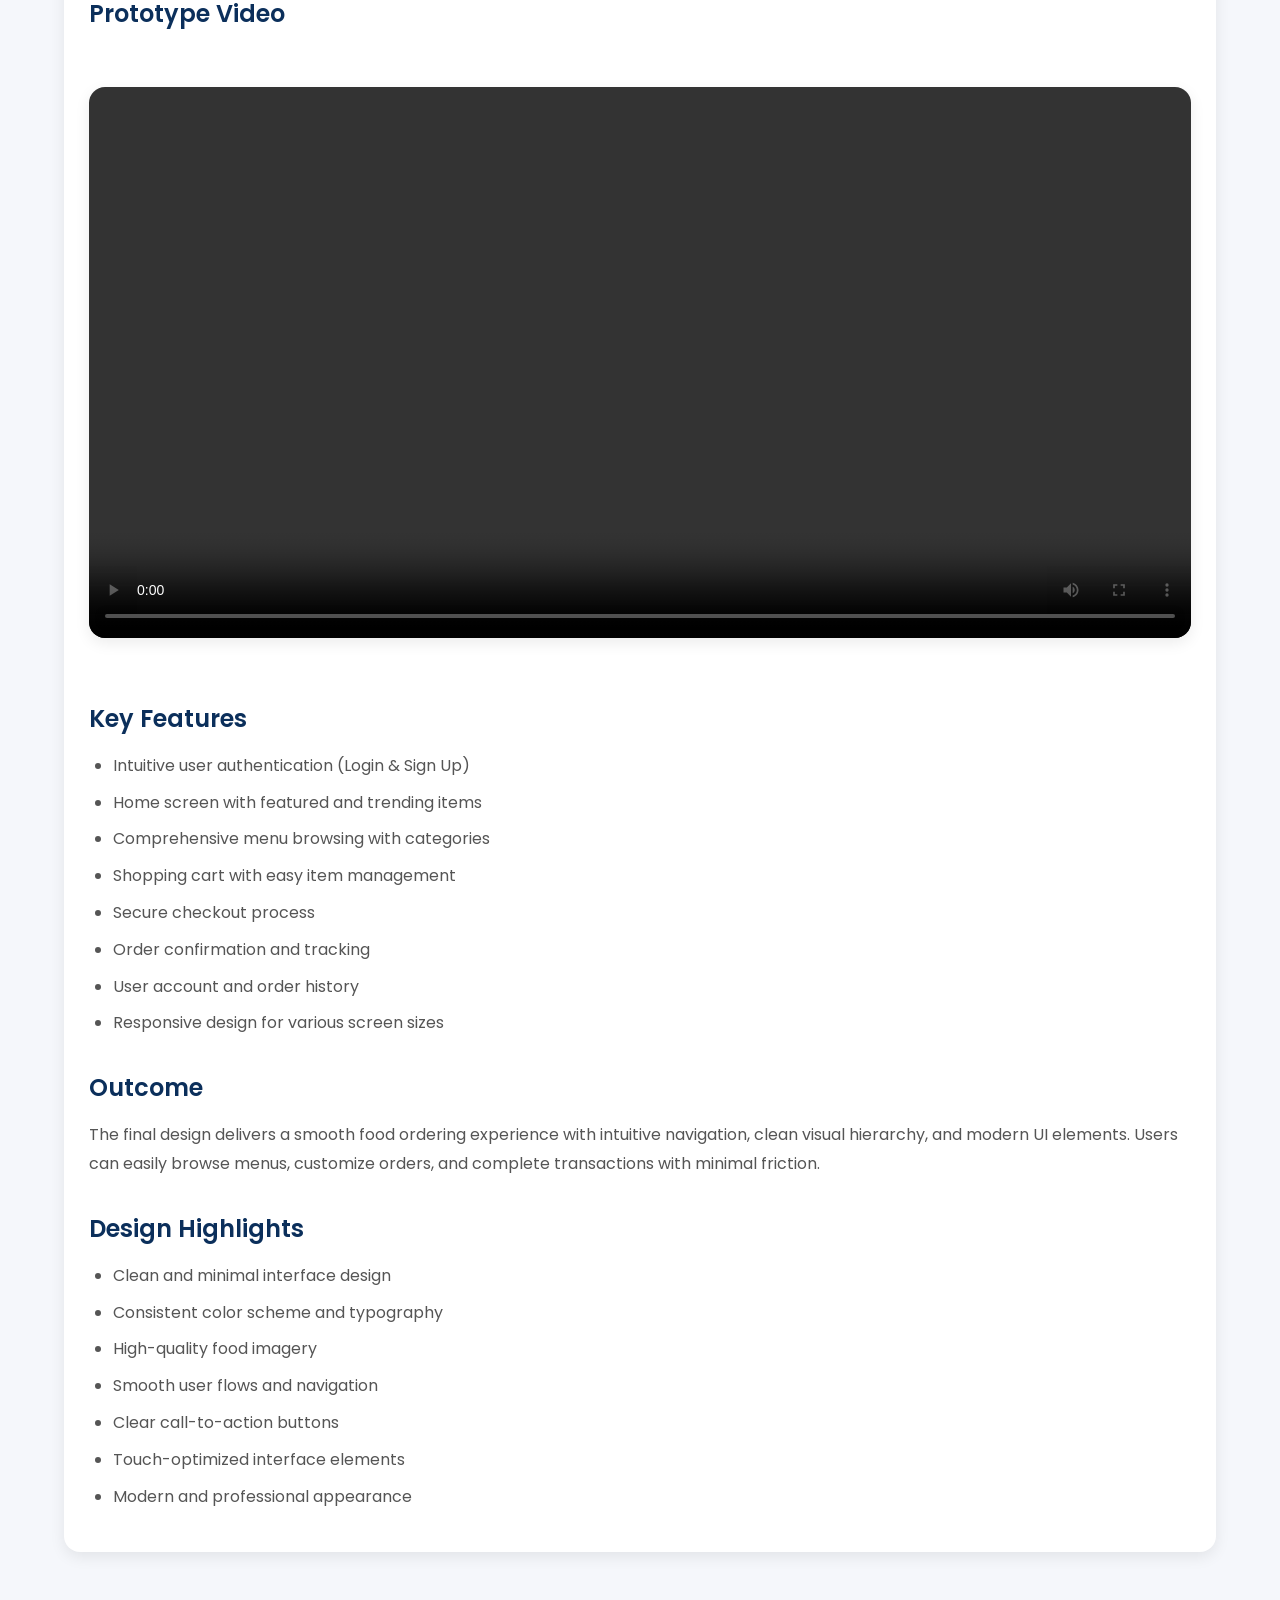
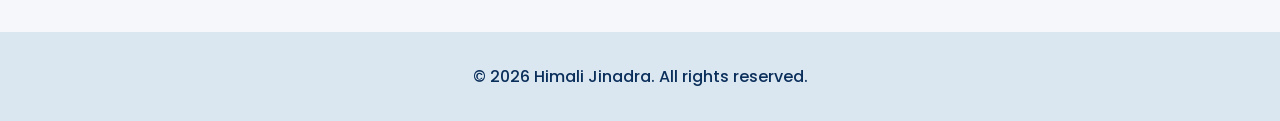
<file: Restaurant.html>
<!DOCTYPE html>
<html lang="en">
<head>
    <!-- Meta Tags for Responsive Design -->
    <meta charset="UTF-8">
    <meta name="viewport" content="width=device-width, initial-scale=1.0">
    <meta name="description" content="Restaurant Mobile App UI Design - Himali Jinadra">
    
    <title>Restaurant App - Himali Jinadra</title>
    
    <!-- Google Fonts -->
    <link href="https://fonts.googleapis.com/css2?family=Poppins:wght@300;400;500;600;700&display=swap" rel="stylesheet">
    
    <!-- Stylesheet -->
    <link rel="stylesheet" href="restaurant.css">
</head>

<body>
    <!-- Navigation Bar -->
    <nav class="navbar">
        <div class="nav-container">
            <!-- Logo -->
            <a href="index.html" class="logo">Himali Jinadra</a>
            
            <!-- Hamburger Menu Button -->
            <button class="hamburger" id="hamburger" aria-label="Toggle navigation menu">
                <span></span>
                <span></span>
                <span></span>
            </button>
            
            <!-- Navigation Links -->
            <div class="nav-menu" id="navMenu">
                <a href="index.html" class="nav-link">Work</a>
                <a href="about.html" class="nav-link">About</a>
                <a href="contact.html" class="nav-link">Contact</a>
            </div>
        </div>
    </nav>

    <div class="container">
        <!-- Page Title -->
        <h1 class="section-title">Restaurant Mobile App UI Design</h1>

        <!-- Project Box -->
        <div class="project-box">
            <!-- Project Overview -->
            <h2>Project Overview</h2>
            <p>
                A modern restaurant mobile application designed in Figma featuring Login, Sign Up, Home, Menu, Cart, and Order Confirmation screens. The design focuses on simplicity, usability, and an engaging food-ordering experience.
            </p>

            <!-- Role -->
            <h2>Role</h2>
            <p>UI/UX Designer</p>

            <!-- Tools Used -->
            <h2>Tools Used</h2>
            <p>Figma</p>

            <!-- Project Goal -->
            <h2>Project Goal</h2>
            <p>
                To create a user-friendly restaurant app that enables users to browse food items, place orders, and manage their dining experience seamlessly.
            </p>

            <!-- App Screens -->
            <h2>App Screens</h2>
            <div class="gallery">
                <img src="image/pic1.png" alt="Restaurant App Screen 1" loading="lazy">
                <img src="image/pic2.png" alt="Restaurant App Screen 2" loading="lazy">
                <img src="image/pic3.png" alt="Restaurant App Screen 3" loading="lazy">
                <img src="image/pic4.png" alt="Restaurant App Screen 4" loading="lazy">
                <img src="image/pic5.png" alt="Restaurant App Screen 5" loading="lazy">
                <img src="image/pic6.png" alt="Restaurant App Screen 6" loading="lazy">
                <img src="image/pic7.png" alt="Restaurant App Screen 7" loading="lazy">
                <img src="image/pic8.png" alt="Restaurant App Screen 8" loading="lazy">
            </div>

            <!-- Prototype Video -->
            <h2>Prototype Video</h2>
            <div class="video-box">
                <video controls>
                    <source src="video/app.mp4" type="video/mp4">
                    Your browser does not support the video tag.
                </video>
            </div>

            <!-- Key Features -->
            <h2>Key Features</h2>
            <ul>
                <li>Intuitive user authentication (Login & Sign Up)</li>
                <li>Home screen with featured and trending items</li>
                <li>Comprehensive menu browsing with categories</li>
                <li>Shopping cart with easy item management</li>
                <li>Secure checkout process</li>
                <li>Order confirmation and tracking</li>
                <li>User account and order history</li>
                <li>Responsive design for various screen sizes</li>
            </ul>

            <!-- Outcome -->
            <h2>Outcome</h2>
            <p>
                The final design delivers a smooth food ordering experience with intuitive navigation, clean visual hierarchy, and modern UI elements. Users can easily browse menus, customize orders, and complete transactions with minimal friction.
            </p>

            <!-- Design Highlights -->
            <h2>Design Highlights</h2>
            <ul>
                <li>Clean and minimal interface design</li>
                <li>Consistent color scheme and typography</li>
                <li>High-quality food imagery</li>
                <li>Smooth user flows and navigation</li>
                <li>Clear call-to-action buttons</li>
                <li>Touch-optimized interface elements</li>
                <li>Modern and professional appearance</li>
            </ul>
        </div>
    </div>

    <!-- Footer -->
    <footer class="footer">
        <p>&copy; 2026 Himali Jinadra. All rights reserved.</p>
    </footer>

    <!-- Mobile Menu Toggle Script -->
    <script>
        const hamburger = document.getElementById('hamburger');
        const navMenu = document.getElementById('navMenu');

        // Toggle menu on hamburger click
        hamburger.addEventListener('click', () => {
            navMenu.classList.toggle('active');
            hamburger.classList.toggle('active');
        });

        // Close menu when a link is clicked
        document.querySelectorAll('.nav-link').forEach(link => {
            link.addEventListener('click', () => {
                navMenu.classList.remove('active');
                hamburger.classList.remove('active');
            });
        });

        // Close menu when clicking outside
        document.addEventListener('click', (e) => {
            if (!e.target.closest('.nav-container')) {
                navMenu.classList.remove('active');
                hamburger.classList.remove('active');
            }
        });
    </script>
</body>
</html>
</file>
<file: style.css>
/* ========================================
   GLOBAL STYLES & TYPOGRAPHY
   ======================================== */

* {
    margin: 0;
    padding: 0;
    box-sizing: border-box;
}

/* Root Color Variables */
:root {
    --primary-color: #0b2f5b;
    --secondary-color: #dbe7f0;
    --text-color: #0b2f5b;
    --text-light: #5f738f;
    --background-color: #eef3f8;
    --white: #ffffff;
    --shadow: 0 5px 15px rgba(0, 0, 0, 0.08);
    --shadow-hover: 0 12px 25px rgba(0, 0, 0, 0.15);
    --border-radius: 16px;
    --transition: all 0.3s ease;
    --navbar-height: 70px;
}

body {
    margin: 0;
    font-family: 'Poppins', sans-serif;
    background: var(--background-color);
    color: var(--text-color);
    line-height: 1.6;
    font-size: 16px;
    scroll-padding-top: var(--navbar-height);
}

/* ========================================
   NAVIGATION BAR - RESPONSIVE
   ======================================== */

.navbar {
    background: var(--secondary-color);
    padding: 1rem 0;
    position: sticky;
    top: 0;
    z-index: 1000;
    box-shadow: var(--shadow);
}

.nav-container {
    display: flex;
    justify-content: space-between;
    align-items: center;
    max-width: 1200px;
    margin: 0 auto;
    padding: 0 1rem;
}

.logo {
    font-size: 1.75rem;
    font-weight: 700;
    color: var(--text-color);
    text-decoration: none;
    letter-spacing: -0.5px;
    white-space: nowrap;
}

/* Navigation Menu */
.nav-menu {
    display: flex;
    gap: 2rem;
    align-items: center;
}

.nav-link {
    text-decoration: none;
    color: var(--text-color);
    font-weight: 500;
    font-size: 1rem;
    transition: var(--transition);
    padding: 0.5rem 0.75rem;
}

.nav-link:hover {
    color: #164a8a;
    transform: translateY(-2px);
}

/* Hamburger Menu - Hidden on Desktop */
.hamburger {
    display: none;
    flex-direction: column;
    cursor: pointer;
    background: none;
    border: none;
    gap: 6px;
    padding: 0.5rem;
}

.hamburger span {
    width: 25px;
    height: 3px;
    background: var(--text-color);
    border-radius: 3px;
    transition: var(--transition);
}

.hamburger.active span:nth-child(1) {
    transform: rotate(45deg) translate(8px, 8px);
}

.hamburger.active span:nth-child(2) {
    opacity: 0;
}

.hamburger.active span:nth-child(3) {
    transform: rotate(-45deg) translate(7px, -7px);
}

/* ========================================
   HERO SECTION
   ======================================== */

.hero {
    min-height: 90vh;
    display: flex;
    align-items: center;
    justify-content: center;
    text-align: center;
    padding: 2rem 1rem;
    background: linear-gradient(135deg, #f5f9fc 0%, #e8f0f7 100%);
}

.hero-subtitle {
    font-size: 1.5rem;
    color: var(--text-light);
    margin-bottom: 2rem;
}

.hero-buttons {
    display: flex;
    gap: 1rem;
    justify-content: center;
    flex-wrap: wrap;
}

/* ========================================
   BUTTONS - TOUCH FRIENDLY
   ======================================== */

.btn {
    display: inline-block;
    padding: 1rem 1.75rem;
    border-radius: 8px;
    text-decoration: none;
    font-weight: 600;
    font-size: 1rem;
    transition: var(--transition);
    cursor: pointer;
    border: none;
    min-height: 48px;
    min-width: 120px;
    display: inline-flex;
    align-items: center;
    justify-content: center;
    white-space: nowrap;
}

.btn-primary {
    background: var(--primary-color);
    color: var(--white);
}

.btn-primary:hover {
    background: #164a8a;
    box-shadow: var(--shadow-hover);
    transform: translateY(-3px);
}

#email{
    color:white;
}

#email:hover{
    color:white;
}

.btn-secondary {
    background: var(--white);
    color: var(--primary-color);
    border: 2px solid var(--primary-color);
}

.btn-secondary:hover {
    background: var(--primary-color);
    color: var(--white);
    box-shadow: var(--shadow-hover);
    transform: translateY(-3px);
}

/* ========================================
   CONTAINER & SECTIONS
   ======================================== */

.container {
    width: 90%;
    max-width: 1200px;
    margin: 0 auto;
    padding: 3rem 0;
}

.section-title {
    text-align: center;
    font-size: 2.5rem;
    font-weight: 700;
    color: var(--text-color);
    margin: 2rem 0 3rem;
    position: relative;
    padding-bottom: 1rem;
}

.section-title::after {
    content: '';
    display: block;
    width: 80px;
    height: 4px;
    background: var(--primary-color);
    margin: 1rem auto 0;
    border-radius: 2px;
}

/* ========================================
   PROJECT CARDS - GRID LAYOUT
   ======================================== */

.projects-grid {
    display: grid;
    grid-template-columns: repeat(auto-fit, minmax(280px, 1fr));
    gap: 2rem;
    margin-top: 2rem;
}

.card {
    background: var(--white);
    border-radius: var(--border-radius);
    overflow: hidden;
    box-shadow: var(--shadow);
    transition: var(--transition);
    text-decoration: none;
    color: inherit;
    display: flex;
    flex-direction: column;
    height: 100%;
}

.card:hover {
    box-shadow: var(--shadow-hover);
    transform: translateY(-8px);
}

.card-image {
    width: 100%;
    height: 250px;
    overflow: hidden;
    background: #f5f5f5;
}

.card-image img {
    width: 100%;
    height: 100%;
    object-fit: cover;
    transition: var(--transition);
}

.card:hover .card-image img {
    transform: scale(1.05);
}

.card-content {
    padding: 1.5rem;
    flex: 1;
    display: flex;
    flex-direction: column;
}

.card-content h3 {
    font-size: 1.25rem;
    font-weight: 600;
    color: var(--text-color);
    margin-bottom: 0.75rem;
}

.card-content p {
    color: var(--text-light);
    font-size: 0.95rem;
    line-height: 1.6;
    flex: 1;
}

/* ========================================
   ABOUT & CONTACT SECTIONS
   ======================================== */

.about-box,
.contact-box,
.project-box {
    background: var(--white);
    padding: 2rem;
    border-radius: var(--border-radius);
    box-shadow: var(--shadow);
    margin-top: 2rem;
}

.about-box h2,
.contact-box h2,
.project-box h2 {
    color: var(--text-color);
    font-size: 1.5rem;
    margin-top: 2rem;
    margin-bottom: 1rem;
}

.about-box h3,
.contact-box h3,
.project-box h3 {
    color: var(--text-color);
    font-size: 1.1rem;
    margin-top: 1.5rem;
}

.about-box p,
.contact-box p,
.project-box p,
.about-box li,
.contact-box li,
.project-box li {
    color: var(--text-light);
    line-height: 1.8;
    font-size: 1rem;
}

.about-box ul,
.contact-box ul,
.project-box ul {
    color: var(--text-light);
    padding-left: 1.5rem;
}

.about-box li,
.contact-box li,
.project-box li {
    margin-bottom: 0.5rem;
}

.about-box a,
.contact-box a,
.project-box a {
    color: var(--primary-color);
    text-decoration: none;
    font-weight: 600;
    transition: var(--transition);
}

.about-box a:hover,
.contact-box a:hover,
.project-box a:hover {
    text-decoration: underline;
}

/* Profile Section */
.profile-section {
    display: flex;
    align-items: center;
    gap: 2rem;
    margin: 2rem 0;
    padding: 2rem;
    background: linear-gradient(135deg, #f5f9fc 0%, #e8f0f7 100%);
    border-radius: var(--border-radius);
}

.profile-photo {
    width: 150px;
    height: 150px;
    border-radius: 50%;
    object-fit: cover;
    border: 4px solid var(--primary-color);
}

.profile-content h2 {
    font-size: 1.75rem;
    color: var(--text-color);
    margin-bottom: 0.5rem;
}

.profile-content p {
    color: var(--text-light);
    font-size: 1rem;
}

/* Blockquote */
blockquote {
    border-left: 4px solid var(--primary-color);
    padding-left: 1.5rem;
    font-style: italic;
    color: var(--text-light);
    margin: 1.5rem 0;
}

/* ========================================
   MEDIA & VIDEO
   ======================================== */

video {
    width: 100%;
    max-width: 100%;
    height: auto;
    border-radius: var(--border-radius);
    margin: 1.5rem 0;
    box-shadow: var(--shadow);
}

/* Gallery Layouts */
.gallery,
.project-gallery,
.menu-gallery,
.about-gallery,
.contact-gallery,
.login-gallery {
    display: grid;
    grid-template-columns: repeat(auto-fit, minmax(220px, 1fr));
    gap: 1.5rem;
    margin-top: 1.5rem;
}

.gallery img,
.project-gallery img,
.menu-gallery img,
.about-gallery img,
.contact-gallery img,
.login-gallery img {
    width: 100%;
    height: auto;
    border-radius: var(--border-radius);
    box-shadow: var(--shadow);
    transition: var(--transition);
    object-fit: cover;
}

.gallery img:hover,
.project-gallery img:hover,
.menu-gallery img:hover,
.about-gallery img:hover,
.contact-gallery img:hover,
.login-gallery img:hover {
    transform: translateY(-8px);
    box-shadow: var(--shadow-hover);
}

/* Mobile-specific gallery (for app screenshots) */
.gallery {
    display: flex;
    flex-wrap: wrap;
    justify-content: center;
    gap: 1.5rem;
}

.gallery img {
    width: 220px;
    height: 450px;
    object-fit: contain;
    background: var(--white);
}

/* ========================================
   FOOTER
   ======================================== */

.footer {
    background: var(--secondary-color);
    padding: 2rem;
    text-align: center;
    color: var(--text-color);
    font-weight: 500;
    margin-top: 3rem;
    border-top: 1px solid rgba(11, 47, 91, 0.1);
}

/* ========================================
   RESPONSIVE DESIGN - TABLET (768px)
   ======================================== */

@media (max-width: 768px) {
    /* Navigation */
    .hamburger {
        display: flex;
    }

    /* Remove divider line / shadow under navbar on small screens */
    .navbar {
        box-shadow: none;
        border-bottom: none;
    }

    .nav-menu {
        position: absolute;
        top: 100%;
        left: 0;
        right: 0;
        background: var(--secondary-color);
        flex-direction: column;
        gap: 0;
        padding: 1rem;
        border-top: none;
        max-height: 0;
        overflow: hidden;
        transition: max-height 0.3s ease;
    }

    .nav-menu.active {
        max-height: 300px;
    }

    .nav-link {
        padding: 1rem;
        border-bottom: none;
        width: 100%;
        display: block;
    }

    .nav-link:last-child {
        border-bottom: none;
    }

    /* Hero Section */
    .hero {
        min-height: 70vh;
        padding: 2rem 1rem;
    }

    .hero h1 {
        font-size: 2.5rem;
    }

    .hero-subtitle {
        font-size: 1.1rem;
    }

    .hero-buttons {
        flex-direction: column;
        gap: 1rem;
    }

    .btn {
        width: 100%;
    }

    /* Container */
    .container {
        width: 95%;
        padding: 2rem 0;
        margin-top: 1rem;
    }

    /* Sections */
    .section-title {
        font-size: 2rem;
    }

    /* Project Grid */
    .projects-grid {
        grid-template-columns: repeat(auto-fit, minmax(250px, 1fr));
        gap: 1.5rem;
    }

    /* Cards */
    .card-image {
        height: 200px;
    }

    .card-content {
        padding: 1.25rem;
    }

    .card-content h3 {
        font-size: 1.1rem;
    }

    /* About/Contact Sections */
    .about-box,
    .contact-box,
    .project-box {
        padding: 1.5rem;
    }

    .about-box h2,
    .contact-box h2,
    .project-box h2 {
        font-size: 1.25rem;
    }

    /* Profile Section */
    .profile-section {
        flex-direction: column;
        text-align: center;
        padding: 1.5rem;
    }

    .profile-photo {
        width: 120px;
        height: 120px;
    }

    /* Gallery */
    .gallery,
    .project-gallery,
    .menu-gallery,
    .about-gallery,
    .contact-gallery,
    .login-gallery {
        grid-template-columns: repeat(auto-fit, minmax(180px, 1fr));
        gap: 1rem;
    }

    .gallery img {
        width: 180px;
        height: 370px;
    }

    /* Video Box */
    .video-box {
        margin: 1.5rem 0;
    }
}

/* ========================================
   RESPONSIVE DESIGN - MOBILE (320px - 767px)
   ======================================== */

@media (max-width: 480px) {
    /* Root Sizing */
    html {
        font-size: 14px;
    }

    /* Navigation */
    .navbar {
        padding: 0.75rem 0;
    }

    .nav-container {
        padding: 0 0.75rem;
    .logo {
        padding: 1rem;
        border-bottom: none;
        display: block;
        width: 100%;
    .nav-menu {
        padding: 0.75rem;
    }

    .nav-link {
        font-size: 0.95rem;
        padding: 0.75rem;
    }

    /* Hero Section */
    .hero {
        min-height: 60vh;
        padding: 1.5rem 1rem;
    }

    .hero h1 {
        font-size: 2rem;
        margin-bottom: 0.75rem;
    }

    .hero-subtitle {
        font-size: 1rem;
        margin-bottom: 1.5rem;
    }

    .hero-buttons {
        gap: 0.75rem;
    }

    .btn {
        padding: 0.75rem 1rem;
        font-size: 0.9rem;
        min-height: 44px;
        min-width: 100px;
    }

    /* Container */
    .container {
        width: 100%;
        padding: 1.5rem 0;
        margin-top: 0.5rem;
    }

    /* Sections */
    .section-title {
        font-size: 1.5rem;
        margin: 0.5rem 0 2rem;
        scroll-margin-top: var(--navbar-height);
    }

    .section-title::after {
        width: 60px;
    }

    /* Project Grid */
    .projects-grid {
        grid-template-columns: 1fr;
        gap: 1rem;
    }

    /* Cards */
    .card {
        border-radius: 12px;
    }

    .card-image {
        height: 180px;
    }

    .card-content {
        padding: 1rem;
    }

    .card-content h3 {
        font-size: 1rem;
        margin-bottom: 0.5rem;
    }

    .card-content p {
        font-size: 0.85rem;
    }

    /* About/Contact Sections */
    .about-box,
    .contact-box,
    .project-box {
        padding: 1rem;
        border-radius: 12px;
    }

    .about-box h2,
    .contact-box h2,
    .project-box h2 {
        font-size: 1.1rem;
        margin-top: 1.25rem;
        margin-bottom: 0.75rem;
    }

    .about-box p,
    .contact-box p,
    .project-box p {
        font-size: 0.95rem;
    }

    /* Profile Section */
    .profile-section {
        padding: 1rem;
        border-radius: 12px;
        margin: 1rem 0;
    }

    .profile-photo {
        width: 100px;
        height: 100px;
        border-width: 3px;
    }

    .profile-content h2 {
        font-size: 1.25rem;
    }

    .profile-content p {
        font-size: 0.9rem;
    }

    /* Gallery */
    .gallery,
    .project-gallery,
    .menu-gallery,
    .about-gallery,
    .contact-gallery,
    .login-gallery {
        grid-template-columns: 1fr;
        gap: 1rem;
    }

    .gallery img {
        width: 100%;
        height: auto;
        max-height: 400px;
    }

    /* Footer */
    .footer {
        padding: 1.5rem;
        font-size: 0.9rem;
    }

    /* Blockquote */
    blockquote {
        padding-left: 1rem;
        font-size: 0.9rem;
    }

    /* Lists */
    .about-box ul,
    .contact-box ul,
    .project-box ul {
        padding-left: 1.25rem;
    }

    .about-box li,
    .contact-box li,
    .project-box li {
        font-size: 0.95rem;
    }

    /* Video */
    video {
        border-radius: 12px;
        margin: 1rem 0;
    }

    /* Prevent horizontal scroll */
    body, html {
        overflow-x: hidden;
        max-width: 100vw;
    }
}

/* ========================================
   ACCESSIBILITY & PRINT
   ======================================== */

@media print {
    .navbar, .footer, .hamburger {
        display: none;
    }

    .container {
        max-width: 100%;
    }

    a {
        text-decoration: underline;
    }
}

footer{
text-align:center;
padding:30px;
margin-top:50px;
}
.about-box{
background:#ffffff;
padding:40px;
border-radius:20px;
box-shadow:0 10px 25px rgba(0,0,0,0.08);
line-height:1.8;
}

.about-box h2{
margin-top:30px;
color:#0b2f5b;
}

.about-box h3{
color:#0b2f5b;
margin-top:15px;
}

.about-box ul{
padding-left:20px;
}

.about-box li{
margin-bottom:10px;
}

.about-box blockquote{
background:#f4f7fb;
border-left:5px solid #0b2f5b;
padding:20px;
border-radius:10px;
font-style:italic;
margin-top:20px;
}

.about-box a{
color:#0b2f5b;
text-decoration:none;
font-weight:600;
}

.about-box a:hover{
text-decoration:underline;
}
.card{
    background:#fff;
    border-radius:16px;
    overflow:hidden;
    box-shadow:0 5px 15px rgba(0,0,0,0.08);
    cursor:pointer;
    transition:0.3s;
}

.card:hover{
    transform:translateY(-5px);
    box-shadow:0 10px 25px rgba(0,0,0,0.15);
}
.profile-section{
    display:flex;
    align-items:center;
    gap:30px;
    margin-bottom:40px;
}

.profile-photo{
    width:180px;
    height:220px;
    object-fit:cover;
    border-radius:15px;
    box-shadow:0 5px 15px rgba(0,0,0,0.15);
}

.profile-content h2{
    margin-bottom:10px;
    color:#0b2f5b;
}

.profile-content p{
    color:#555;
    line-height:1.6;
}
</file>
<file: dinedistinct.css>
/* ========================================
   DINEDISTINCT PROJECT PAGE - RESPONSIVE
   ======================================== */

/* Import main styles */
@import url('style.css');

/* ========================================
   PROJECT-SPECIFIC STYLES
   ======================================== */

body {
    margin: 0;
    font-family: 'Poppins', sans-serif;
    background: #f5f7fb;
    color: #333;
    scroll-padding-top: 70px;
}

/* ========================================
   NAVIGATION BAR
   ======================================== */

nav {
    background: #dbe7f0;
    padding: 1rem 0;
    position: sticky;
    top: 0;
    z-index: 1000;
}

nav a {
    text-decoration: none;
    color: #0b2f5b;
    font-weight: 500;
    transition: all 0.3s ease;
}

nav a:hover {
    color: #164a8a;
}

.logo {
    font-size: 1.5rem;
    font-weight: bold;
    color: #0b2f5b;
}

/* ========================================
   CONTAINER
   ======================================== */

.container {
    width: 90%;
    max-width: 1100px;
    margin: 0 auto;
    padding: 2rem 0;
}

/* Ensure proper top spacing on mobile to prevent navbar overlap */
@media (max-width: 768px) {
    .container {
        margin-top: 1rem;
    }
}

@media (max-width: 480px) {
    .container {
        margin-top: 0.5rem;
    }
}

/* ========================================
   SECTION TITLE
   ======================================== */

.section-title {
    text-align: center;
    color: #0b2f5b;
    font-size: 2.5rem;
    margin-bottom: 2rem;
    font-weight: 700;
    scroll-margin-top: 70px;
}

/* ========================================
   CONTENT BOX
   ======================================== */

.about-box {
    background: white;
    padding: 2rem;
    border-radius: 15px;
    box-shadow: 0px 2px 10px rgba(0, 0, 0, 0.1);
    line-height: 1.8;
}

.about-box h2 {
    color: #0b2f5b;
    margin-top: 2rem;
    margin-bottom: 1rem;
    font-size: 1.5rem;
    font-weight: 600;
}

.about-box h3 {
    color: #0b2f5b;
    margin-top: 1.5rem;
    margin-bottom: 0.75rem;
    font-size: 1.1rem;
}

.about-box p,
.about-box li {
    color: #555;
    font-size: 1rem;
    line-height: 1.8;
}

.about-box ul {
    padding-left: 1.5rem;
}

.about-box li {
    margin-bottom: 0.5rem;
}

.about-box strong {
    color: #0b2f5b;
    font-weight: 600;
}

/* ========================================
   VIDEO
   ======================================== */

video {
    width: 100%;
    height: auto;
    border-radius: 10px;
    margin-top: 1.5rem;
    margin-bottom: 1.5rem;
    box-shadow: 0 5px 15px rgba(0, 0, 0, 0.1);
}

.video-box {
    margin: 2rem 0;
}

/* ========================================
   PROJECT GALLERY - RESPONSIVE GRID
   ======================================== */

.project-gallery,
.menu-gallery,
.about-gallery,
.contact-gallery,
.login-gallery {
    display: grid;
    grid-template-columns: repeat(auto-fit, minmax(250px, 1fr));
    gap: 1.5rem;
    margin-top: 1.5rem;
}

.project-gallery img,
.menu-gallery img,
.about-gallery img,
.contact-gallery img,
.login-gallery img {
    width: 100%;
    height: auto;
    border-radius: 12px;
    box-shadow: 0 4px 10px rgba(0, 0, 0, 0.1);
    transition: all 0.3s ease;
    object-fit: cover;
}

.project-gallery img:hover,
.menu-gallery img:hover,
.about-gallery img:hover,
.contact-gallery img:hover,
.login-gallery img:hover {
    transform: translateY(-8px);
    box-shadow: 0 12px 25px rgba(0, 0, 0, 0.15);
}

/* Button Styling */
.btn {
    display: inline-block;
    background: #0b2f5b;
    color: white;
    padding: 0.75rem 1.5rem;
    border-radius: 8px;
    text-decoration: none;
    font-weight: 600;
    transition: all 0.3s ease;
    font-size: 1rem;
    min-height: 44px;
    display: inline-flex;
    align-items: center;
    justify-content: center;
}

.btn:hover {
    background: #164a8a;
    box-shadow: 0 12px 25px rgba(0, 0, 0, 0.15);
    transform: translateY(-3px);
}

/* ========================================
   FOOTER
   ======================================== */

.footer {
    background: #dbe7f0;
    padding: 2rem;
    text-align: center;
    color: #0b2f5b;
    font-weight: 500;
    margin-top: 3rem;
}

/* ========================================
   RESPONSIVE - TABLET (768px and below)
   ======================================== */

@media (max-width: 768px) {
    /* Navigation */
    .navbar {
        padding: 1rem 0;
    }

    /* Remove divider line / shadow under navbar on small screens */
    .navbar {
        box-shadow: none;
        border-bottom: none;
    }

    .nav-container {
        display: flex;
        justify-content: space-between;
        align-items: center;
        padding: 0 1rem;
    }

    .hamburger {
        display: flex;
        flex-direction: column;
        cursor: pointer;
        background: none;
        border: none;
        gap: 6px;
        padding: 0.5rem;
    }

    .hamburger span {
        width: 25px;
        height: 3px;
        background: #0b2f5b;
        border-radius: 3px;
        transition: all 0.3s ease;
    }

    .hamburger.active span:nth-child(1) {
        transform: rotate(45deg) translate(8px, 8px);
    }

    .hamburger.active span:nth-child(2) {
        opacity: 0;
    }

    .hamburger.active span:nth-child(3) {
        transform: rotate(-45deg) translate(7px, -7px);
    }

    .nav-menu {
        position: absolute;
        top: 100%;
        left: 0;
        right: 0;
        background: #dbe7f0;
        flex-direction: column;
        gap: 0;
        padding: 1rem;
        max-height: 0;
        overflow: hidden;
        transition: max-height 0.3s ease;
    }

    .nav-menu.active {
        max-height: 300px;
    }

    .nav-link {
        padding: 1rem;
        border-bottom: none;
        display: block;
        width: 100%;
    }

    /* Title */
    .section-title {
        font-size: 2rem;
    }

    /* Container */
    .container {
        width: 95%;
        padding: 1.5rem 0;
        margin-top: 1rem;
    }

    /* Content Box */
    .about-box {
        padding: 1.5rem;
    }

    .about-box h2 {
        font-size: 1.25rem;
        margin-top: 1.5rem;
    }

    .about-box h3 {
        font-size: 1rem;
    }

    /* Gallery */
    .project-gallery,
    .menu-gallery,
    .about-gallery,
    .contact-gallery,
    .login-gallery {
        grid-template-columns: repeat(auto-fit, minmax(200px, 1fr));
        gap: 1rem;
    }

    /* Video */
    video {
        border-radius: 8px;
        margin: 1rem 0;
    }
}

/* ========================================
   RESPONSIVE - MOBILE (480px and below)
   ======================================== */

@media (max-width: 480px) {
    html {
        font-size: 14px;
    }

    /* Navigation */
    .logo {
        font-size: 1.1rem;
    }

    .nav-container {
        padding: 0 0.75rem;
    }

    .nav-link {
        font-size: 0.95rem;
        padding: 0.75rem;
    }

    /* Title */
    .section-title {
        font-size: 1.5rem;
        margin-bottom: 1.5rem;
    }

    /* Container */
    .container {
        width: 100%;
        padding: 1rem 0;
        margin-top: 0.5rem;
    }

    /* Content Box */
    .about-box {
        padding: 1rem;
        border-radius: 12px;
    }

    .about-box h2 {
        font-size: 1.1rem;
        margin-top: 1.25rem;
        margin-bottom: 0.75rem;
    }

    .about-box h3 {
        font-size: 1rem;
        margin-top: 1rem;
        margin-bottom: 0.5rem;
    }

    .about-box p,
    .about-box li {
        font-size: 0.95rem;
    }

    /* Gallery */
    .project-gallery,
    .menu-gallery,
    .about-gallery,
    .contact-gallery,
    .login-gallery {
        grid-template-columns: 1fr;
        gap: 1rem;
    }

    .project-gallery img,
    .menu-gallery img,
    .about-gallery img,
    .contact-gallery img,
    .login-gallery img {
        border-radius: 8px;
    }

    /* Video */
    video {
        border-radius: 8px;
        margin: 1rem 0;
    }

    /* Footer */
    .footer {
        padding: 1.5rem;
        font-size: 0.9rem;
    }

    /* Prevent horizontal scroll */
    body,
    html {
        overflow-x: hidden;
        max-width: 100vw;
    }
}

.project-gallery img:hover{
    transform:scale(1.03);
}
.menu-gallery{
    display:grid;
    grid-template-columns:repeat(auto-fit,minmax(280px,1fr));
    gap:20px;
    margin-top:25px;
}

.menu-gallery img{
    width:100%;
    border-radius:15px;
    box-shadow:0 5px 15px rgba(0,0,0,0.1);
    transition:0.3s ease;
}

.menu-gallery img:hover{
    transform:translateY(-5px);
    box-shadow:0 10px 25px rgba(0,0,0,0.15);
}
.about-gallery{
    display:grid;
    grid-template-columns:repeat(auto-fit,minmax(280px,1fr));
    gap:20px;
    margin-top:25px;
}

.about-gallery img{
    width:100%;
    border-radius:15px;
    box-shadow:0 5px 15px rgba(0,0,0,0.1);
    transition:0.3s ease;
}

.about-gallery img:hover{
    transform:translateY(-5px);
    box-shadow:0 10px 25px rgba(0,0,0,0.15);
}
.about-gallery{
    display:grid;
    grid-template-columns:repeat(auto-fit,minmax(280px,1fr));
    gap:20px;
    margin-top:25px;
}

.about-gallery img{
    width:100%;
    border-radius:15px;
    box-shadow:0 5px 15px rgba(0,0,0,0.1);
    transition:0.3s ease;
}

.about-gallery img:hover{
    transform:translateY(-5px);
    box-shadow:0 10px 25px rgba(0,0,0,0.15);
}
.contact-gallery{
    display:grid;
    grid-template-columns:repeat(auto-fit,minmax(280px,1fr));
    gap:20px;
    margin-top:25px;
}

.contact-gallery img{
    width:100%;
    border-radius:15px;
    box-shadow:0 5px 15px rgba(0,0,0,0.1);
    transition:0.3s ease;
}

.contact-gallery img:hover{
    transform:translateY(-5px);
    box-shadow:0 10px 25px rgba(0,0,0,0.15);
}
/* Login Gallery */

.login-gallery{
    display:grid;
    grid-template-columns:repeat(auto-fit,minmax(280px,1fr));
    gap:20px;
    margin-top:25px;
}

.login-gallery img{
    width:100%;
    border-radius:15px;
    box-shadow:0 5px 15px rgba(0,0,0,0.1);
    transition:0.3s ease;
}

.login-gallery img:hover{
    transform:translateY(-5px);
    box-shadow:0 10px 25px rgba(0,0,0,0.15);
}

/* Signup Gallery */

.signup-gallery{
    display:grid;
    grid-template-columns:repeat(auto-fit,minmax(280px,1fr));
    gap:20px;
    margin-top:25px;
}

.signup-gallery img{
    width:100%;
    border-radius:15px;
    box-shadow:0 5px 15px rgba(0,0,0,0.1);
    transition:0.3s ease;
}

.signup-gallery img:hover{
    transform:translateY(-5px);
    box-shadow:0 10px 25px rgba(0,0,0,0.15);
}
</file>
<file: food.css>
/* ========================================
   FOOD PROMOTION PROJECT PAGE - RESPONSIVE
   ======================================== */

/* Root Color Variables */
:root {
    --primary-color: #0b2f5b;
    --secondary-color: #dbe7f0;
    --text-color: #0b2f5b;
    --text-light: #555;
    --background-color: #f5f7fb;
    --white: #ffffff;
    --shadow: 0 5px 15px rgba(0, 0, 0, 0.08);
    --shadow-hover: 0 12px 25px rgba(0, 0, 0, 0.15);
    --border-radius: 16px;
    --transition: all 0.3s ease;
    --navbar-height: 70px;
}

/* Global Styles */
* {
    margin: 0;
    padding: 0;
    box-sizing: border-box;
}

body {
    margin: 0;
    font-family: 'Poppins', sans-serif;
    background: var(--background-color);
    color: var(--text-light);
    scroll-padding-top: var(--navbar-height);
}

/* ========================================
   NAVIGATION BAR - RESPONSIVE
   ======================================== */

.navbar {
    background: var(--secondary-color);
    padding: 1rem 0;
    position: sticky;
    top: 0;
    z-index: 1000;
    box-shadow: var(--shadow);
}

.nav-container {
    display: flex;
    justify-content: space-between;
    align-items: center;
    max-width: 1200px;
    margin: 0 auto;
    padding: 0 1rem;
}

.logo {
    font-size: 1.5rem;
    font-weight: bold;
    color: var(--text-color);
    text-decoration: none;
    white-space: nowrap;
}

/* Navigation Menu */
.nav-menu {
    display: flex;
    gap: 2rem;
    align-items: center;
}

.nav-link {
    text-decoration: none;
    color: var(--text-color);
    font-weight: 500;
    font-size: 1rem;
    transition: var(--transition);
}

.nav-link:hover {
    color: #164a8a;
}

/* Hamburger Menu - Hidden on Desktop */
.hamburger {
    display: none;
    flex-direction: column;
    cursor: pointer;
    background: none;
    border: none;
    gap: 6px;
    padding: 0.5rem;
}

.hamburger span {
    width: 25px;
    height: 3px;
    background: var(--text-color);
    border-radius: 3px;
    transition: var(--transition);
}

.hamburger.active span:nth-child(1) {
    transform: rotate(45deg) translate(8px, 8px);
}

.hamburger.active span:nth-child(2) {
    opacity: 0;
}

.hamburger.active span:nth-child(3) {
    transform: rotate(-45deg) translate(7px, -7px);
}

/* ========================================
   CONTAINER & SECTIONS
   ======================================== */

.container {
    width: 90%;
    max-width: 1200px;
    margin: auto;
    padding: 2rem 0;
}

/* Ensure proper top spacing on mobile to prevent navbar overlap */
@media (max-width: 768px) {
    .container {
        margin-top: 1rem;
    }
}

@media (max-width: 480px) {
    .container {
        margin-top: 0.5rem;
    }
}

.section-title {
    text-align: center;
    font-size: 2.5rem;
    color: var(--text-color);
    margin-bottom: 2rem;
    font-weight: 700;
    scroll-margin-top: var(--navbar-height);
}

/* ========================================
   PROJECT BOX
   ======================================== */

.project-box {
    background: var(--white);
    padding: 2rem;
    border-radius: var(--border-radius);
    box-shadow: var(--shadow);
}

.project-box h2 {
    color: var(--text-color);
    margin-top: 2rem;
    margin-bottom: 1rem;
    font-size: 1.5rem;
    font-weight: 600;
}

.project-box h3 {
    color: var(--text-color);
    margin-top: 1.5rem;
    margin-bottom: 0.75rem;
    font-size: 1.1rem;
}

.project-box p,
.project-box li {
    line-height: 1.8;
    color: var(--text-light);
    font-size: 1rem;
}

.project-box ul {
    color: var(--text-light);
    padding-left: 1.5rem;
    margin: 1rem 0;
}

.project-box li {
    margin-bottom: 0.5rem;
}

.project-box strong {
    color: var(--text-color);
    font-weight: 600;
}

/* Gallery */
.gallery {
    display: flex;
    flex-wrap: wrap;
    justify-content: center;
    gap: 1.5rem;
    margin-top: 1.5rem;
}

.gallery img {
    width: 280px;
    height: auto;
    border-radius: var(--border-radius);
    box-shadow: var(--shadow);
    transition: var(--transition);
    object-fit: cover;
}

.gallery img:hover {
    transform: translateY(-8px);
    box-shadow: var(--shadow-hover);
}

/* Video */
.video-box {
    margin: 2rem 0;
}

video {
    width: 100%;
    height: auto;
    border-radius: var(--border-radius);
    box-shadow: var(--shadow);
}

/* ========================================
   FOOTER
   ======================================== */

.footer {
    background: var(--secondary-color);
    padding: 2rem;
    text-align: center;
    color: var(--text-color);
    font-weight: 500;
    margin-top: 3rem;
}

/* ========================================
   RESPONSIVE - TABLET (768px and below)
   ======================================== */

@media (max-width: 768px) {
    /* Navigation */
    .hamburger {
        display: flex;
    }

    .nav-menu {
        position: absolute;
        top: 100%;
        left: 0;
        right: 0;
        background: var(--secondary-color);
        flex-direction: column;
        gap: 0;
        padding: 1rem;
        border-top: none;
        max-height: 0;
        overflow: hidden;
        transition: max-height 0.3s ease;
    }

    .nav-menu.active {
        max-height: 300px;
    }

    .nav-link {
        padding: 1rem;
        border-bottom: none;
        display: block;
        width: 100%;
    }

    .nav-link:last-child {
        border-bottom: none;
    }

    /* Section Title */
    .section-title {
        font-size: 2rem;
    }

    /* Remove divider line / shadow under navbar on small screens */
    .navbar {
        box-shadow: none;
        border-bottom: none;

    /* Container */
    .container {
        width: 95%;
        padding: 1.5rem 0;
        margin-top: 1rem;
    }

    /* Project Box */
    .project-box {
        padding: 1.5rem;
        border-top: none;

    .project-box h2 {
        font-size: 1.25rem;
        margin-top: 1.5rem;
    }

    .project-box h3 {
        font-size: 1rem;
    }

    .project-box p {
        border-bottom: none;
    }

    /* Gallery */
    .gallery {
        gap: 1rem;
    }

    .gallery img {
        width: 220px;
    }

    /* Video */
    video {
        border-radius: 12px;
    }
}

/* ========================================
   RESPONSIVE - MOBILE (480px and below)
   ======================================== */

@media (max-width: 480px) {
    html {
        font-size: 14px;
    }

    /* Navigation */
    .navbar {
        padding: 0.75rem 0;
    }

    .nav-container {
        padding: 0 0.75rem;
    }

    .logo {
        font-size: 1.1rem;
    }

    .nav-link {
        font-size: 0.95rem;
        padding: 0.75rem;
    }

    /* Section Title */
    .section-title {
        font-size: 1.5rem;
        margin-bottom: 1.5rem;
    }

    /* Container */
    .container {
        width: 100%;
        padding: 1rem 0;
        margin-top: 0.5rem;
    }

    /* Project Box */
    .project-box {
        padding: 1rem;
        border-radius: 12px;
    }

    .project-box h2 {
        font-size: 1.1rem;
        margin-top: 1.25rem;
        margin-bottom: 0.75rem;
    }

    .project-box h3 {
        font-size: 1rem;
        margin-top: 1rem;
        margin-bottom: 0.5rem;
    }

    .project-box p,
    .project-box li {
        font-size: 0.95rem;
    }

    .project-box ul {
        padding-left: 1.25rem;
    }

    .project-box li {
        margin-bottom: 0.4rem;
    }

    /* Gallery */
    .gallery {
        flex-direction: column;
        align-items: center;
        gap: 1rem;
    }

    .gallery img {
        width: 100%;
        max-width: 280px;
        height: auto;
    }

    /* Video */
    video {
        border-radius: 8px;
        margin: 1rem 0;
    }

    /* Footer */
    .footer {
        padding: 1.5rem;
        font-size: 0.9rem;
    }

    /* Prevent horizontal scroll */
    body, html {
        overflow-x: hidden;
        max-width: 100vw;
    }
}

    .video-box video{
        width:250px;
    }
}
video{
    width:600px;
    height:auto;
    display:block;
    margin:20px auto;
    border-radius:15px;
}
</file>
<file: fruit.css>
/* ========================================
   FRUIT CORNER PROJECT PAGE - RESPONSIVE
   ======================================== */

/* Root Color Variables */
:root {
    --primary-color: #0b2f5b;
    --secondary-color: #dbe7f0;
    --text-color: #0b2f5b;
    --text-light: #555;
    --background-color: #f5f7fb;
    --white: #ffffff;
    --shadow: 0 5px 15px rgba(0, 0, 0, 0.08);
    --shadow-hover: 0 12px 25px rgba(0, 0, 0, 0.15);
    --border-radius: 16px;
    --transition: all 0.3s ease;
    --navbar-height: 70px;
}

/* Global Styles */
* {
    margin: 0;
    padding: 0;
    box-sizing: border-box;
}

body {
    margin: 0;
    font-family: 'Poppins', sans-serif;
    background: var(--background-color);
    color: var(--text-light);
    scroll-padding-top: var(--navbar-height);
}

/* ========================================
   NAVIGATION BAR - RESPONSIVE
   ======================================== */

.navbar {
    background: var(--secondary-color);
    padding: 1rem 0;
    position: sticky;
    top: 0;
    z-index: 1000;
    box-shadow: var(--shadow);
}

.nav-container {
    display: flex;
    justify-content: space-between;
    align-items: center;
    max-width: 1200px;
    margin: 0 auto;
    padding: 0 1rem;
}

.logo {
    font-size: 1.5rem;
    font-weight: bold;
    color: var(--text-color);
    text-decoration: none;
    white-space: nowrap;
}

/* Navigation Menu */
.nav-menu {
    display: flex;
    gap: 2rem;
    align-items: center;
}

.nav-link {
    text-decoration: none;
    color: var(--text-color);
    font-weight: 500;
    font-size: 1rem;
    transition: var(--transition);
}

.nav-link:hover {
    color: #164a8a;
}

/* Hamburger Menu - Hidden on Desktop */
.hamburger {
    display: none;
    flex-direction: column;
    cursor: pointer;
    background: none;
    border: none;
    gap: 6px;
    padding: 0.5rem;
}

.hamburger span {
    width: 25px;
    height: 3px;
    background: var(--text-color);
    border-radius: 3px;
    transition: var(--transition);
}

.hamburger.active span:nth-child(1) {
    transform: rotate(45deg) translate(8px, 8px);
}

.hamburger.active span:nth-child(2) {
    opacity: 0;
}

.hamburger.active span:nth-child(3) {
    transform: rotate(-45deg) translate(7px, -7px);
}

/* ========================================
   CONTAINER & SECTIONS
   ======================================== */

.container {
    width: 90%;
    max-width: 1200px;
    margin: auto;
    padding: 2rem 0;
}

/* Ensure proper top spacing on mobile to prevent navbar overlap */
@media (max-width: 768px) {
    .container {
        margin-top: 1rem;
    }
}

@media (max-width: 480px) {
    .container {
        margin-top: 0.5rem;
    }
}

.section-title {
    text-align: center;
    color: var(--text-color);
    font-size: 2.5rem;
    margin-bottom: 2rem;
    font-weight: 700;
    scroll-margin-top: var(--navbar-height);
}

/* ========================================
   PROJECT BOX
   ======================================== */

.project-box {
    background: var(--white);
    padding: 2rem;
    border-radius: var(--border-radius);
    box-shadow: var(--shadow);
}

.project-box h2 {
    color: var(--text-color);
    font-size: 1.5rem;
    margin-top: 2rem;
    margin-bottom: 1rem;
    font-weight: 600;
}

.project-box h3 {
    color: var(--text-color);
    font-size: 1.1rem;
    margin-top: 1.5rem;
    margin-bottom: 0.75rem;
}

.project-box p {
    color: var(--text-light);
    line-height: 1.8;
    font-size: 1rem;
    margin-bottom: 1rem;
}

.project-box ul {
    color: var(--text-light);
    padding-left: 1.5rem;
    margin: 1rem 0;
}

.project-box li {
    color: var(--text-light);
    line-height: 1.8;
    margin-bottom: 0.5rem;
    font-size: 1rem;
}

.project-box strong {
    color: var(--text-color);
    font-weight: 600;
}

/* ========================================
   MOBILE SCREENS GALLERY
   ======================================== */

.gallery {
    display: flex;
    flex-wrap: wrap;
    justify-content: center;
    gap: 1.5rem;
    margin-top: 1.5rem;
}

.gallery img {
    width: 220px;
    height: 450px;
    object-fit: contain;
    background: var(--white);
    border-radius: var(--border-radius);
    box-shadow: var(--shadow);
    transition: var(--transition);
    border: 1px solid #f0f0f0;
}

.gallery img:hover {
    transform: translateY(-8px);
    box-shadow: var(--shadow-hover);
}

/* ========================================
   VIDEO BOX
   ======================================== */

video {
    width: 100%;
    height: auto;
    border-radius: var(--border-radius);
    margin: 1.5rem 0;
    box-shadow: var(--shadow);
}

.video-box {
    margin: 2rem 0;
}

/* ========================================
   FOOTER
   ======================================== */

.footer {
    background: var(--secondary-color);
    padding: 2rem;
    text-align: center;
    color: var(--text-color);
    font-weight: 500;
    margin-top: 3rem;
}

/* ========================================
   RESPONSIVE - TABLET (768px and below)
   ======================================== */

@media (max-width: 768px) {
    /* Navigation */
    .hamburger {
        display: flex;
    }

    /* Remove divider line / shadow under navbar on small screens */
    .navbar {
        box-shadow: none;
        border-bottom: none;
    }

    .nav-menu {
        position: absolute;
        top: 100%;
        left: 0;
        right: 0;
        background: var(--secondary-color);
        flex-direction: column;
        gap: 0;
        padding: 1rem;
        border-top: none;
        max-height: 0;
        overflow: hidden;
        transition: max-height 0.3s ease;
    }

    .nav-menu.active {
        max-height: 300px;
    }

    .nav-link {
        padding: 1rem;
        border-bottom: none;
        display: block;
        width: 100%;
    }

    .nav-link:last-child {
        border-bottom: none;
    }

    /* Section Title */
    .section-title {
        font-size: 2rem;
        margin-top: 0.5rem;
    }

    /* Container */
    .container {
        width: 95%;
        padding: 1.5rem 0;
        margin-top: 0.5rem;
    }

    /* Project Box */
    .project-box {
        padding: 1.5rem;
    }

    .project-box h2 {
        font-size: 1.25rem;
        margin-top: 1.5rem;
    }

    .project-box h3 {
        font-size: 1rem;
    }

    .project-box p {
        font-size: 0.95rem;
    }

    /* Gallery */
    .gallery {
        gap: 1rem;
    }

    .gallery img {
        width: 180px;
        height: 370px;
    }

    /* Video */
    video {
        border-radius: 12px;
        margin: 1rem 0;
    }
}

/* ========================================
   RESPONSIVE - MOBILE (480px and below)
   ======================================== */

@media (max-width: 480px) {
    html {
        font-size: 14px;
    }

    /* Navigation */
    .navbar {
        padding: 0.75rem 0;
    }

    .nav-container {
        padding: 0 0.75rem;
    }

    .logo {
        font-size: 1.1rem;
    }

    .nav-link {
        font-size: 0.95rem;
        padding: 0.75rem;
    }

    /* Section Title */
    .section-title {
        font-size: 1.5rem;
        margin-bottom: 1.5rem;
    }

    /* Container */
    .container {
        width: 100%;
        padding: 1rem 0;
    }

    /* Project Box */
    .project-box {
        padding: 1rem;
        border-radius: 12px;
    }

    .project-box h2 {
        font-size: 1.1rem;
        margin-top: 1.25rem;
        margin-bottom: 0.75rem;
    }

    .project-box h3 {
        font-size: 1rem;
        margin-top: 1rem;
        margin-bottom: 0.5rem;
    }

    .project-box p {
        font-size: 0.95rem;
        margin-bottom: 0.75rem;
    }

    .project-box ul {
        padding-left: 1.25rem;
    }

    .project-box li {
        font-size: 0.95rem;
        margin-bottom: 0.4rem;
    }

    /* Gallery */
    .gallery {
        flex-direction: column;
        align-items: center;
        gap: 1rem;
    }

    .gallery img {
        width: 100%;
        max-width: 250px;
        height: auto;
        aspect-ratio: 9 / 20;
    }

    /* Video */
    video {
        border-radius: 8px;
        margin: 1rem 0;
    }

    /* Footer */
    .footer {
        padding: 1.5rem;
        font-size: 0.9rem;
    }

    /* Prevent horizontal scroll */
    body, html {
        overflow-x: hidden;
        max-width: 100vw;
    }
}
        height:370px;
    }
}
video{
    width:600px;
    height:auto;
    display:block;
    margin:20px auto;
    border-radius:15px;
}
</file>
<file: restaurant.css>
/* ========================================
   RESTAURANT APP PROJECT PAGE - RESPONSIVE
   ======================================== */

/* Root Color Variables */
:root {
    --primary-color: #0b2f5b;
    --secondary-color: #dbe7f0;
    --text-color: #0b2f5b;
    --text-light: #555;
    --background-color: #f5f7fb;
    --white: #ffffff;
    --shadow: 0 5px 15px rgba(0, 0, 0, 0.08);
    --shadow-hover: 0 12px 25px rgba(0, 0, 0, 0.15);
    --border-radius: 16px;
    --transition: all 0.3s ease;
    --navbar-height: 70px;
}

/* Global Styles */
* {
    margin: 0;
    padding: 0;
    box-sizing: border-box;
}

body {
    margin: 0;
    font-family: 'Poppins', sans-serif;
    background: var(--background-color);
    color: var(--text-light);
    scroll-padding-top: var(--navbar-height);
}

/* ========================================
   NAVIGATION BAR - RESPONSIVE
   ======================================== */

.navbar {
    background: var(--secondary-color);
    padding: 1rem 0;
    position: sticky;
    top: 0;
    z-index: 1000;
    box-shadow: var(--shadow);
}

.nav-container {
    display: flex;
    justify-content: space-between;
    align-items: center;
    max-width: 1200px;
    margin: 0 auto;
    padding: 0 1rem;
}

.logo {
    font-size: 1.5rem;
    font-weight: bold;
    color: var(--text-color);
    text-decoration: none;
    white-space: nowrap;
}

/* Navigation Menu */
.nav-menu {
    display: flex;
    gap: 2rem;
    align-items: center;
}

.nav-link {
    text-decoration: none;
    color: var(--text-color);
    font-weight: 500;
    font-size: 1rem;
    transition: var(--transition);
}

.nav-link:hover {
    color: #164a8a;
}

/* Hamburger Menu - Hidden on Desktop */
.hamburger {
    display: none;
    flex-direction: column;
    cursor: pointer;
    background: none;
    border: none;
    gap: 6px;
    padding: 0.5rem;
}

.hamburger span {
    width: 25px;
    height: 3px;
    background: var(--text-color);
    border-radius: 3px;
    transition: var(--transition);
}

.hamburger.active span:nth-child(1) {
    transform: rotate(45deg) translate(8px, 8px);
}

.hamburger.active span:nth-child(2) {
    opacity: 0;
}

.hamburger.active span:nth-child(3) {
    transform: rotate(-45deg) translate(7px, -7px);
}

/* ========================================
   CONTAINER & SECTIONS
   ======================================== */

.container {
    width: 90%;
    max-width: 1200px;
    margin: auto;
    padding: 2rem 0;
}

/* Ensure proper top spacing on mobile to prevent navbar overlap */
@media (max-width: 768px) {
    .container {
        margin-top: 1rem;
    }
}

@media (max-width: 480px) {
    .container {
        margin-top: 0.5rem;
    }
}

.section-title {
    text-align: center;
    color: var(--text-color);
    font-size: 2.5rem;
    margin-bottom: 2rem;
    font-weight: 700;
    scroll-margin-top: var(--navbar-height);
}

/* ========================================
   PROJECT BOX
   ======================================== */

.project-box {
    background: var(--white);
    padding: 2rem;
    border-radius: var(--border-radius);
    box-shadow: var(--shadow);
}

.project-box h2 {
    color: var(--text-color);
    font-size: 1.5rem;
    margin-top: 2rem;
    margin-bottom: 1rem;
    font-weight: 600;
}

.project-box h3 {
    color: var(--text-color);
    font-size: 1.1rem;
    margin-top: 1.5rem;
    margin-bottom: 0.75rem;
}

.project-box p {
    color: var(--text-light);
    line-height: 1.8;
    font-size: 1rem;
    margin-bottom: 1rem;
}

.project-box ul {
    color: var(--text-light);
    padding-left: 1.5rem;
    margin: 1rem 0;
}

.project-box li {
    color: var(--text-light);
    line-height: 1.8;
    margin-bottom: 0.5rem;
    font-size: 1rem;
}

.project-box strong {
    color: var(--text-color);
    font-weight: 600;
}

/* ========================================
   MOBILE APP GALLERY
   ======================================== */

.gallery {
    display: flex;
    flex-wrap: wrap;
    justify-content: center;
    gap: 1.5rem;
    margin-top: 1.5rem;
}

.gallery img {
    width: 220px;
    height: 450px;
    object-fit: contain;
    background: var(--white);
    border-radius: var(--border-radius);
    box-shadow: var(--shadow);
    transition: var(--transition);
    border: 1px solid #f0f0f0;
}

.gallery img:hover {
    transform: translateY(-8px);
    box-shadow: var(--shadow-hover);
}

/* ========================================
   VIDEO BOX
   ======================================== */

video {
    width: 100%;
    height: auto;
    border-radius: var(--border-radius);
    margin: 1.5rem 0;
    box-shadow: var(--shadow);
}

.video-box {
    margin: 2rem 0;
}

/* ========================================
   FOOTER
   ======================================== */

.footer {
    background: var(--secondary-color);
    padding: 2rem;
    text-align: center;
    color: var(--text-color);
    font-weight: 500;
    margin-top: 3rem;
}

/* ========================================
   RESPONSIVE - TABLET (768px and below)
   ======================================== */

@media (max-width: 768px) {
    /* Navigation */
    .hamburger {
        display: flex;
    }

    /* Remove divider line / shadow under navbar on small screens */
    .navbar {
        box-shadow: none;
        border-bottom: none;
    }

    .nav-menu {
        position: absolute;
        top: 100%;
        left: 0;
        right: 0;
        background: var(--secondary-color);
        flex-direction: column;
        gap: 0;
        padding: 1rem;
        border-top: none;
        max-height: 0;
        overflow: hidden;
        transition: max-height 0.3s ease;
    }

    .nav-menu.active {
        max-height: 300px;
    }

    .nav-link {
        padding: 1rem;
        border-bottom: none;
        display: block;
        width: 100%;
    }

    .nav-link:last-child {
        border-bottom: none;
    }

    /* Section Title */
    .section-title {
        font-size: 2rem;
    }

    /* Container */
    .container {
        width: 95%;
        padding: 1.5rem 0;
        margin-top: 1rem;
    }

    /* Project Box */
    .project-box {
        padding: 1.5rem;
    }

    .project-box h2 {
        font-size: 1.25rem;
        margin-top: 1.5rem;
    }

    .project-box h3 {
        font-size: 1rem;
    }

    .project-box p {
        font-size: 0.95rem;
    }

    /* Gallery */
    .gallery {
        gap: 1rem;
    }

    .gallery img {
        width: 180px;
        height: 370px;
    }

    /* Video */
    video {
        border-radius: 12px;
        margin: 1rem 0;
    }
}

/* ========================================
   RESPONSIVE - MOBILE (480px and below)
   ======================================== */

@media (max-width: 480px) {
    html {
        font-size: 14px;
    }

    /* Navigation */
    .navbar {
        padding: 0.75rem 0;
    }

    .nav-container {
        padding: 0 0.75rem;
    }

    .logo {
        font-size: 1.1rem;
    }

    .nav-link {
        font-size: 0.95rem;
        padding: 0.75rem;
    }

    /* Section Title */
    .section-title {
        font-size: 1.5rem;
        margin-bottom: 1.5rem;
    }

    /* Container */
    .container {
        width: 100%;
        padding: 1rem 0;
        margin-top: 0.5rem;
    }

    /* Project Box */
    .project-box {
        padding: 1rem;
        border-radius: 12px;
    }

    .project-box h2 {
        font-size: 1.1rem;
        margin-top: 1.25rem;
        margin-bottom: 0.75rem;
    }

    .project-box h3 {
        font-size: 1rem;
        margin-top: 1rem;
        margin-bottom: 0.5rem;
    }

    .project-box p {
        font-size: 0.95rem;
        margin-bottom: 0.75rem;
    }

    .project-box ul {
        padding-left: 1.25rem;
    }

    .project-box li {
        font-size: 0.95rem;
        margin-bottom: 0.4rem;
    }

    /* Gallery */
    .gallery {
        flex-direction: column;
        align-items: center;
        gap: 1rem;
    }

    .gallery img {
        width: 100%;
        max-width: 250px;
        height: auto;
        aspect-ratio: 9 / 20;
    }

    /* Video */
    video {
        border-radius: 8px;
        margin: 1rem 0;
    }

    /* Footer */
    .footer {
        padding: 1.5rem;
        font-size: 0.9rem;
    }

    /* Prevent horizontal scroll */
    body, html {
        overflow-x: hidden;
        max-width: 100vw;
    }
}

    .section-title{
        font-size:32px;
    }

    .project-box{
        padding:25px;
    }

    .gallery img{
        width:180px;
        height:370px;
    }
}
video{
    width:600px;
    height:auto;
    display:block;
    margin:20px auto;
    border-radius:15px;
}
</file>
